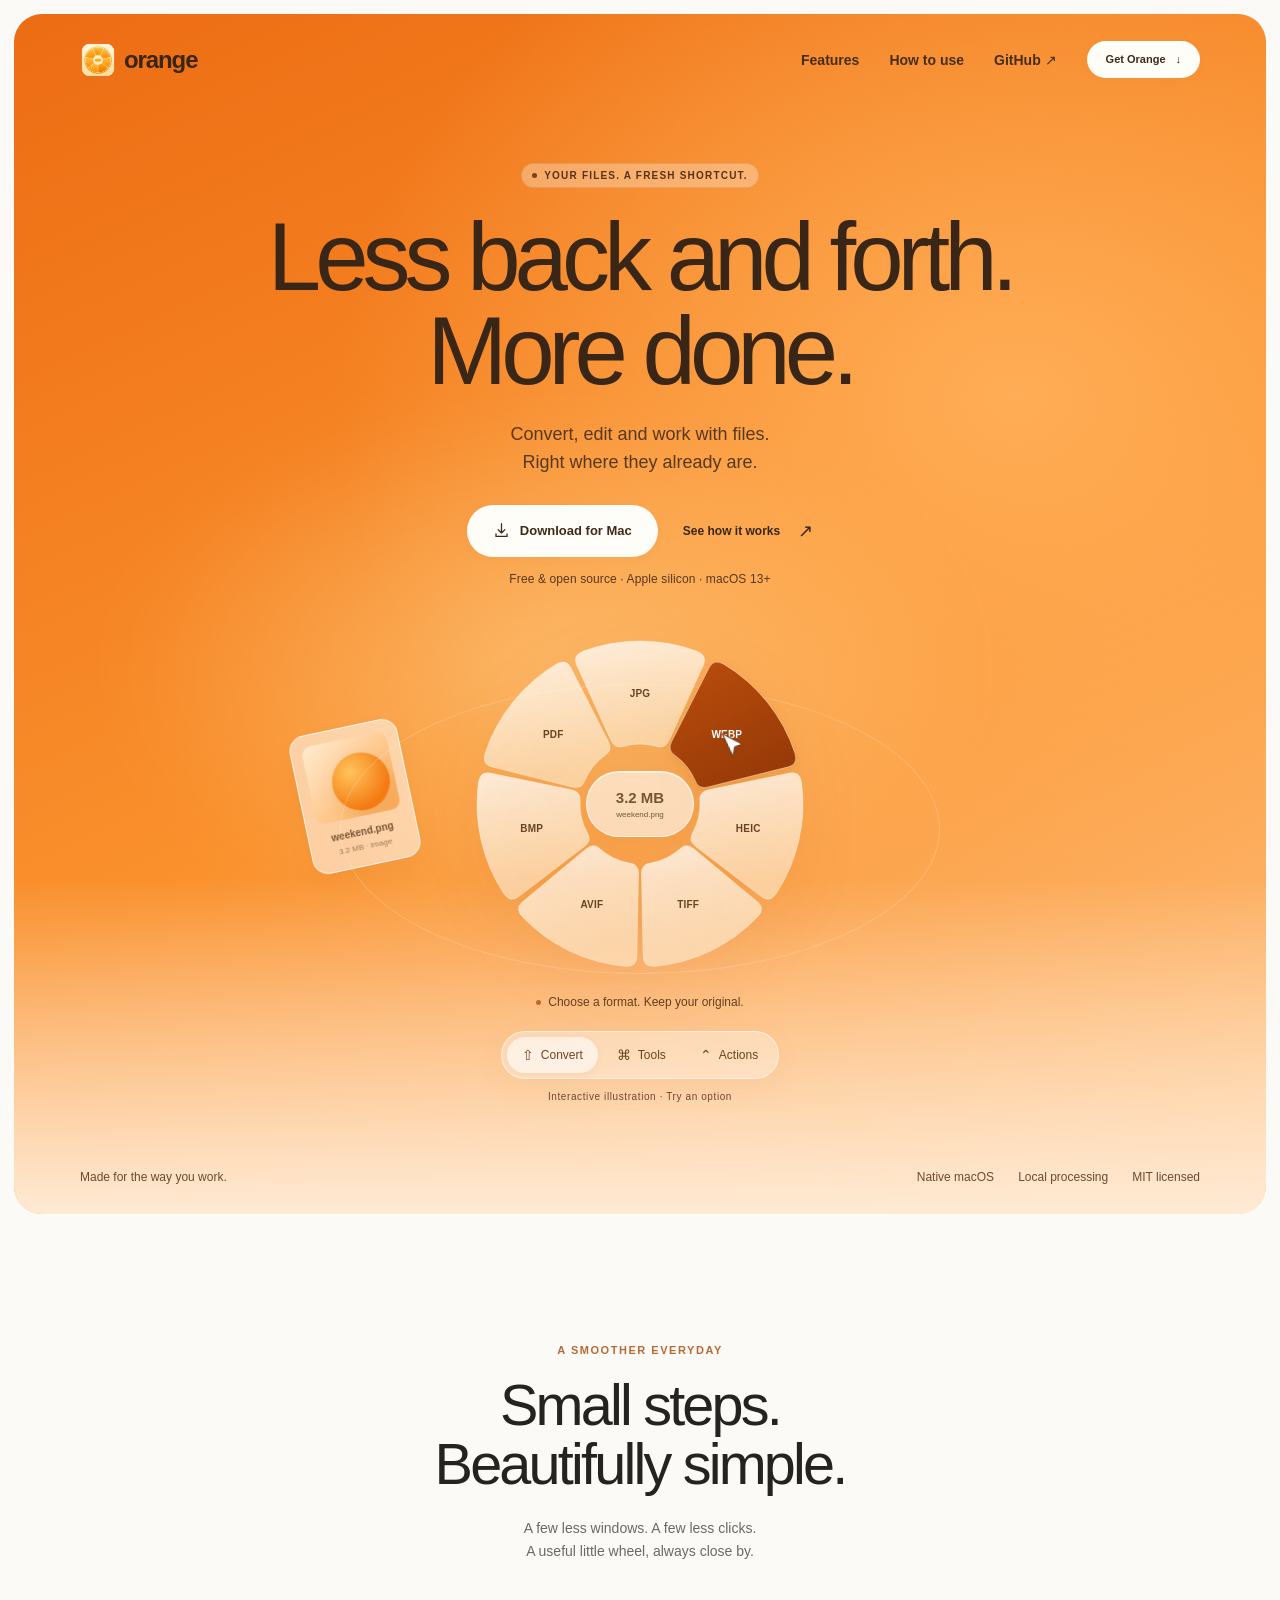
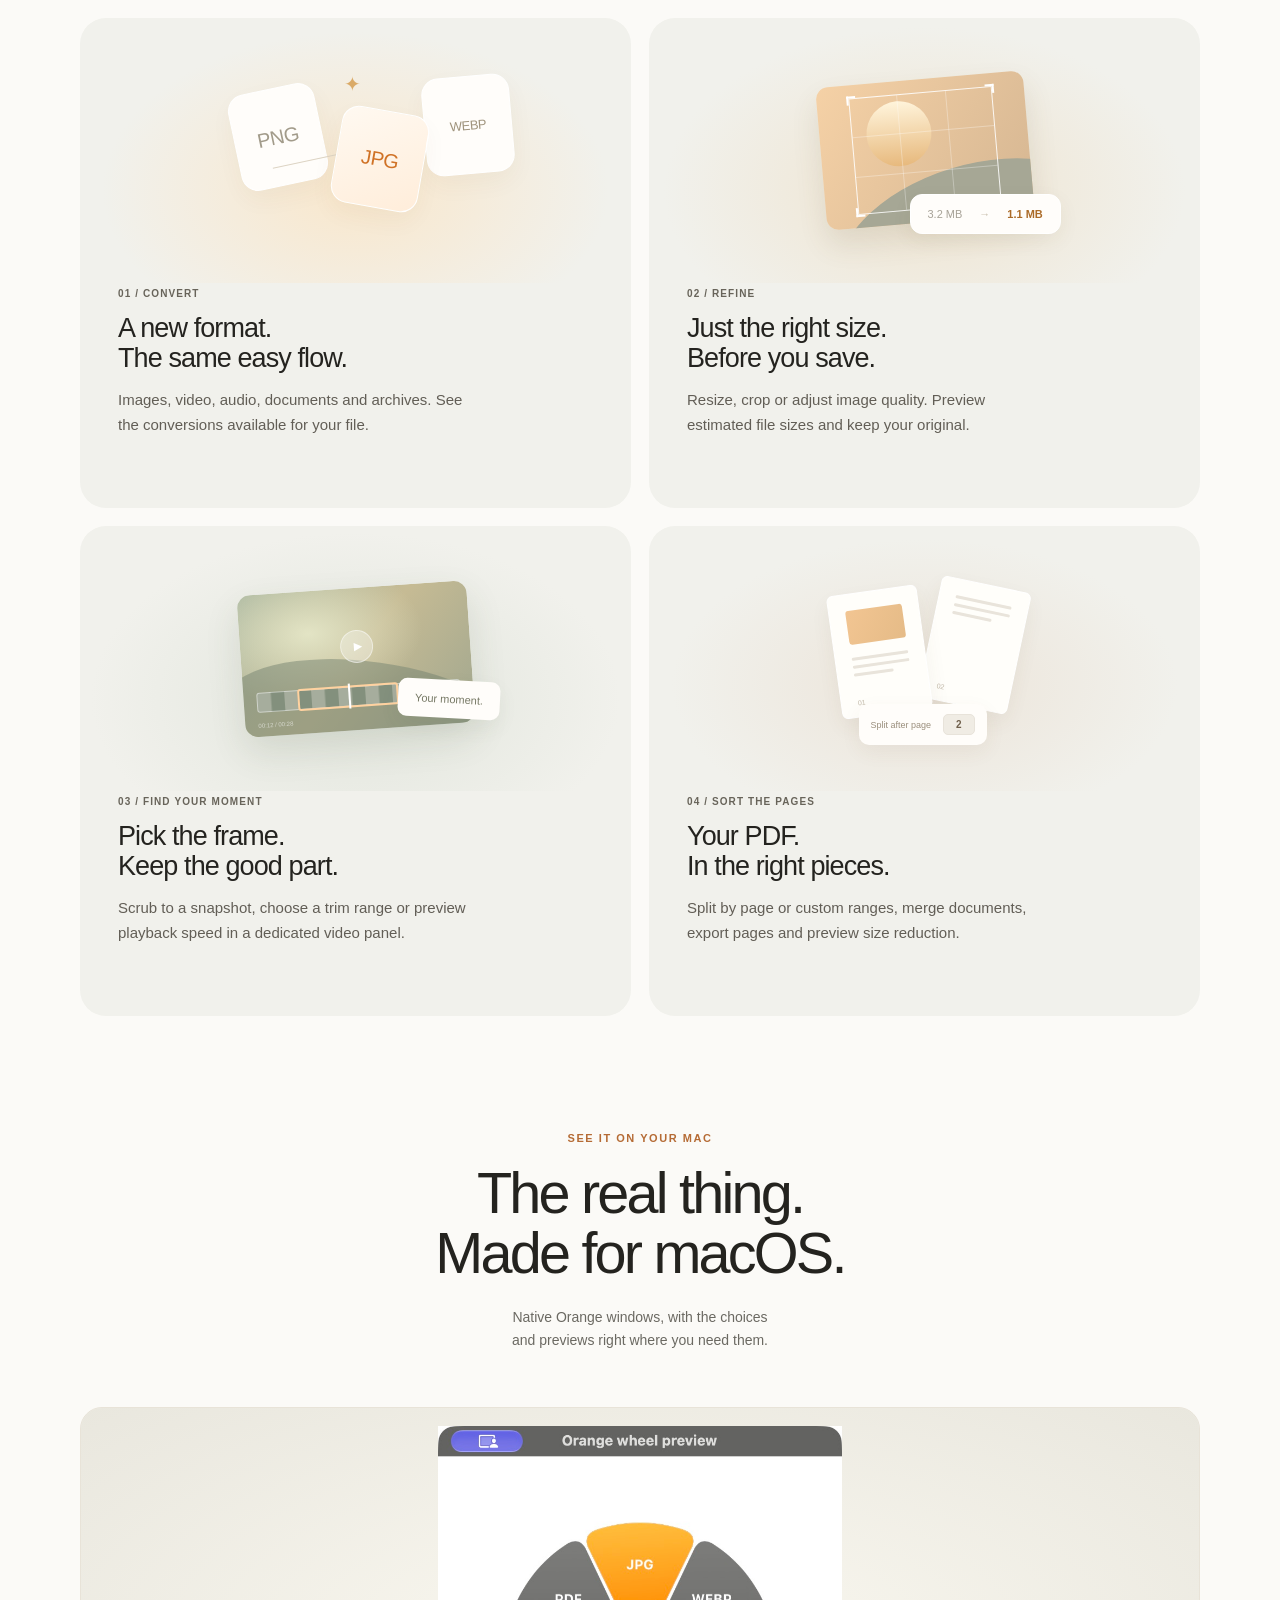
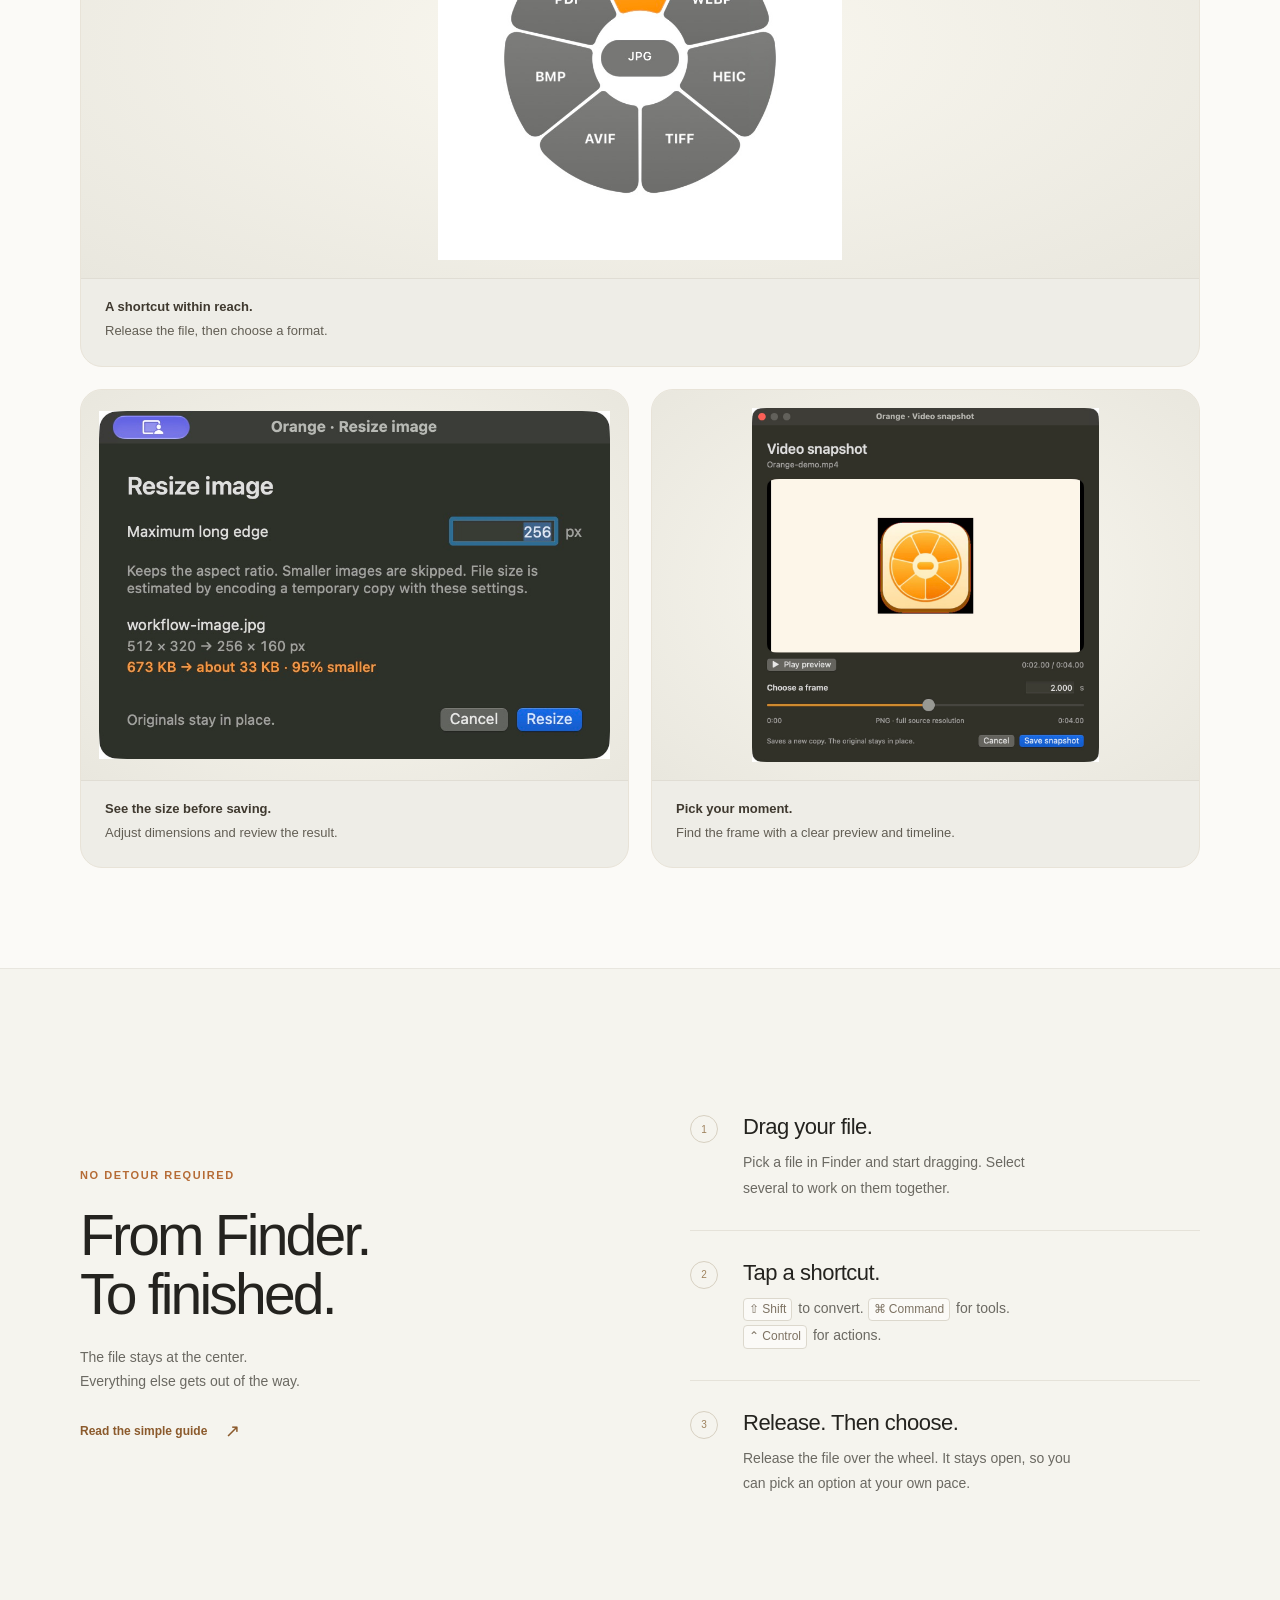
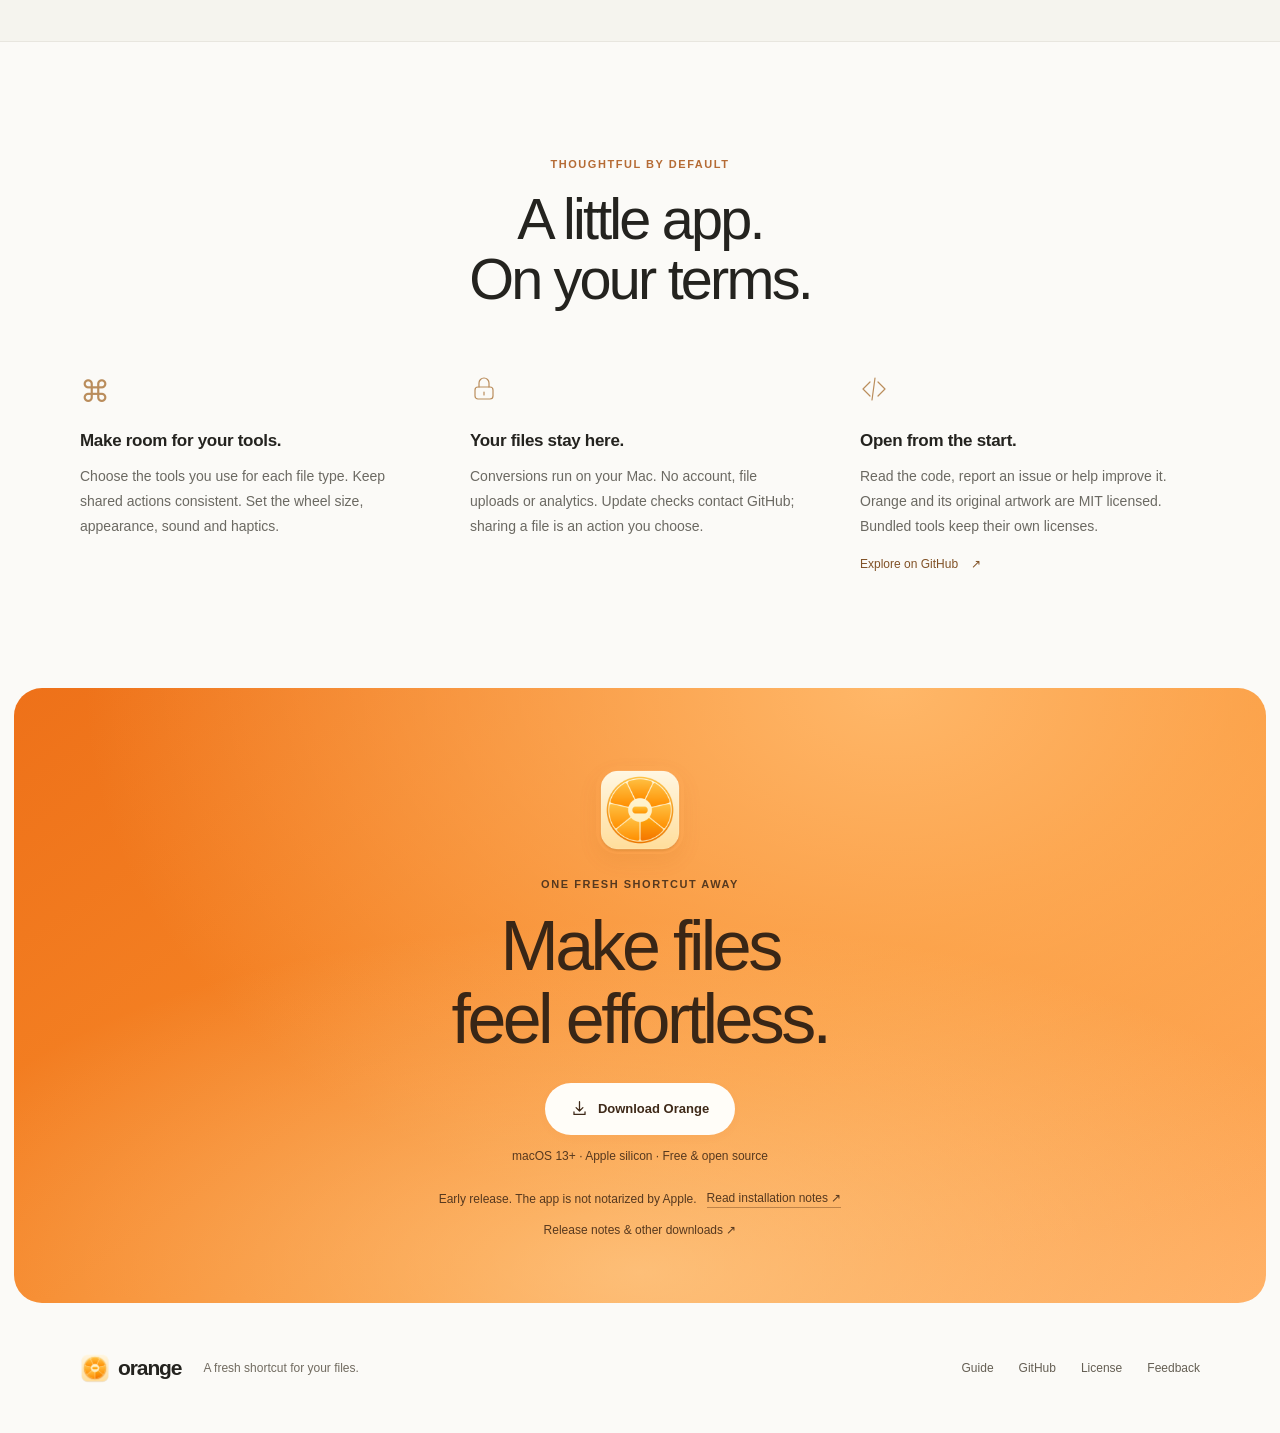
<file: site/index.html>
<!doctype html>
<html lang="en">
<head>
  <meta charset="utf-8">
  <meta name="viewport" content="width=device-width, initial-scale=1">
  <meta name="color-scheme" content="light">
  <meta name="theme-color" content="#f77c16">
  <meta name="description" content="Convert, resize and work with files right in Finder. Orange is a free, open-source native macOS app with a shortcut for every file.">
  <meta property="og:title" content="Orange — A little shortcut for your files.">
  <meta property="og:description" content="Drag a file. Tap a key. Make it yours. A free, open-source file converter for macOS.">
  <meta property="og:type" content="website">
  <meta property="og:url" content="https://shamsu07.github.io/orange/">
  <meta property="og:image" content="https://shamsu07.github.io/orange/assets/orange-icon.png">
  <title>Orange — A little shortcut for your files.</title>
  <link rel="icon" href="assets/orange-icon.png" type="image/png">
  <link rel="stylesheet" href="styles.css">
  <script src="app.js" defer></script>
</head>
<body>
  <a class="skip-link" href="#main">Skip to content</a>
  <main id="main">
    <section class="hero" aria-labelledby="hero-title">
      <div class="hero-glow" aria-hidden="true"></div>
      <header class="navigation wrap">
        <a href="./" class="brand" aria-label="Orange home"><img src="assets/orange-icon.png" alt="" width="36" height="36"><span>orange</span></a>
        <nav aria-label="Main navigation">
          <a href="#features">Features</a>
          <a href="guide/">How to use</a>
          <a href="https://github.com/shamsu07/orange" class="nav-github">GitHub <span aria-hidden="true">↗</span></a>
          <a href="#download" class="button button-small button-white">Get Orange <span aria-hidden="true">↓</span></a>
        </nav>
      </header>
      <div class="hero-copy wrap">
        <span class="eyebrow hero-eyebrow"><span class="status-dot" aria-hidden="true"></span> Your files. A fresh shortcut.</span>
        <h1 id="hero-title">Less back and forth.<br>More done.</h1>
        <p>Convert, edit and work with files.<br>Right where they already are.</p>
        <div class="hero-actions">
          <a class="button button-white download-link" href="https://github.com/shamsu07/orange/releases/latest/download/Orange-macos-arm64.dmg"><svg viewBox="0 0 20 20" aria-hidden="true"><path d="M10 2v11m-4-4 4 4 4-4M3.5 14v3h13v-3"/></svg> Download for Mac</a>
          <a class="text-link" href="guide/">See how it works <span aria-hidden="true">↗</span></a>
        </div>
        <p class="download-caption">Free & open source · Apple silicon · macOS 13+</p>
      </div>
      <div class="hero-demo wrap" aria-label="Interactive illustration of Orange's file wheel">
        <div class="demo-file" aria-hidden="true"><div class="file-art"><span class="file-orb"></span></div><span>weekend.png</span><small>3.2 MB · Image</small></div>
        <div class="demo-orbit" aria-hidden="true"></div>
        <div class="wheel-stage">
          <div class="demo-wheel" id="demo-wheel" role="group" aria-label="Illustrative conversion options"></div>
          <div class="wheel-center"><span id="wheel-center-title">3.2 MB</span><small id="wheel-center-subtitle">weekend.png</small></div>
          <span class="demo-cursor" aria-hidden="true"><svg viewBox="0 0 24 30"><path d="m3 2 17 15-8 1-4 9z"/></svg></span>
        </div>
        <div class="demo-hint"><span class="hint-dot" aria-hidden="true"></span><span id="demo-status">Choose a format. Keep your original.</span></div>
        <div class="shortcut-switcher" role="group" aria-label="Explore Orange's wheels">
          <button type="button" data-wheel="convert" aria-pressed="true"><kbd>⇧</kbd><span>Convert</span></button>
          <button type="button" data-wheel="tools" aria-pressed="false"><kbd>⌘</kbd><span>Tools</span></button>
          <button type="button" data-wheel="actions" aria-pressed="false"><kbd>⌃</kbd><span>Actions</span></button>
        </div>
        <p class="illustration-label">Interactive illustration · Try an option</p>
        <p class="sr-only" id="demo-announcement" aria-live="polite"></p>
      </div>
      <div class="hero-foot wrap"><span>Made for the way you work.</span><div><span>Native macOS</span><span>Local processing</span><span>MIT licensed</span></div></div>
    </section>

    <section class="intro-section section-pad wrap" id="features" aria-labelledby="features-title">
      <div class="section-heading"><span class="eyebrow">A smoother everyday</span><h2 id="features-title">Small steps.<br>Beautifully simple.</h2><p>A few less windows. A few less clicks.<br>A useful little wheel, always close by.</p></div>
      <div class="feature-grid">
        <article class="feature-card feature-convert">
          <div class="feature-visual format-visual" aria-hidden="true"><span class="format-chip chip-png">PNG</span><span class="format-line"></span><span class="format-chip chip-jpg">JPG</span><span class="format-chip chip-webp">WEBP</span><span class="mini-spark">✦</span></div>
          <div class="feature-copy"><span class="feature-number">01 / CONVERT</span><h3>A new format.<br>The same easy flow.</h3><p>Images, video, audio, documents and archives. See the conversions available for your file.</p></div>
        </article>
        <article class="feature-card feature-edit">
          <div class="feature-visual resize-visual" aria-hidden="true"><div class="resize-preview"><div class="crop-lines"><i></i><i></i><i></i><i></i></div><span class="landscape-orb"></span><span class="landscape-hill"></span></div><div class="size-pill"><span>3.2 MB</span><span>→</span><strong>1.1 MB</strong></div></div>
          <div class="feature-copy"><span class="feature-number">02 / REFINE</span><h3>Just the right size.<br>Before you save.</h3><p>Resize, crop or adjust image quality. Preview estimated file sizes and keep your original.</p></div>
        </article>
        <article class="feature-card feature-video">
          <div class="feature-visual video-visual" aria-hidden="true"><div class="video-window"><span class="play-symbol">▶</span><div class="timeline"><span></span><i></i></div><span class="timecode">00:12 / 00:28</span></div><span class="floating-tag">Your moment.</span></div>
          <div class="feature-copy"><span class="feature-number">03 / FIND YOUR MOMENT</span><h3>Pick the frame.<br>Keep the good part.</h3><p>Scrub to a snapshot, choose a trim range or preview playback speed in a dedicated video panel.</p></div>
        </article>
        <article class="feature-card feature-pdf">
          <div class="feature-visual pdf-visual" aria-hidden="true"><div class="pdf-page pdf-back"><span></span><span></span><span></span><b>02</b></div><div class="pdf-page pdf-front"><div class="pdf-block"></div><span></span><span></span><span></span><b>01</b></div><div class="pdf-cut">Split after page <strong>2</strong></div></div>
          <div class="feature-copy"><span class="feature-number">04 / SORT THE PAGES</span><h3>Your PDF.<br>In the right pieces.</h3><p>Split by page or custom ranges, merge documents, export pages and preview size reduction.</p></div>
        </article>
      </div>
    </section>

    <section class="screenshots-section wrap" id="screenshots" aria-labelledby="screenshots-title">
      <div class="section-heading">
        <span class="eyebrow">See it on your Mac</span>
        <h2 id="screenshots-title">The real thing.<br>Made for macOS.</h2>
        <p>Native Orange windows, with the choices<br>and previews right where you need them.</p>
      </div>
      <div class="screenshot-grid">
        <figure class="product-screenshot screenshot-wheel">
          <div class="screenshot-image"><img src="assets/wheel-preview.png" alt="Orange’s native conversion wheel preview with rounded format segments around the file information." width="744" height="800" loading="lazy"></div>
          <figcaption><strong>A shortcut within reach.</strong> Release the file, then choose a format.</figcaption>
        </figure>
        <figure class="product-screenshot">
          <div class="screenshot-image"><img src="assets/image-resize.png" alt="Orange’s Resize Image panel showing dimension controls and the estimated output size before saving." width="880" height="600" loading="lazy"></div>
          <figcaption><strong>See the size before saving.</strong> Adjust dimensions and review the result.</figcaption>
        </figure>
        <figure class="product-screenshot">
          <div class="screenshot-image"><img src="assets/video-snapshot.png" alt="Orange’s video snapshot panel with a frame preview and a slider to choose the capture time." width="1120" height="1144" loading="lazy"></div>
          <figcaption><strong>Pick your moment.</strong> Find the frame with a clear preview and timeline.</figcaption>
        </figure>
      </div>
    </section>

    <section class="workflow-section section-pad" aria-labelledby="workflow-title">
      <div class="wrap workflow-layout">
        <div class="workflow-heading"><span class="eyebrow">No detour required</span><h2 id="workflow-title">From Finder.<br>To finished.</h2><p>The file stays at the center.<br>Everything else gets out of the way.</p><a class="text-link dark-link" href="guide/">Read the simple guide <span aria-hidden="true">↗</span></a></div>
        <ol class="steps-list">
          <li><span class="step-index">1</span><div><h3>Drag your file.</h3><p>Pick a file in Finder and start dragging. Select several to work on them together.</p></div></li>
          <li><span class="step-index">2</span><div><h3>Tap a shortcut.</h3><p><kbd>⇧ Shift</kbd> to convert. <kbd>⌘ Command</kbd> for tools. <kbd>⌃ Control</kbd> for actions.</p></div></li>
          <li><span class="step-index">3</span><div><h3>Release. Then choose.</h3><p>Release the file over the wheel. It stays open, so you can pick an option at your own pace.</p></div></li>
        </ol>
      </div>
    </section>

    <section class="details-section section-pad wrap" aria-labelledby="details-title">
      <div class="section-heading"><span class="eyebrow">Thoughtful by default</span><h2 id="details-title">A little app.<br>On your terms.</h2></div>
      <div class="details-grid">
        <article><span class="detail-icon" aria-hidden="true">⌘</span><h3>Make room for your tools.</h3><p>Choose the tools you use for each file type. Keep shared actions consistent. Set the wheel size, appearance, sound and haptics.</p></article>
        <article><svg class="detail-icon" viewBox="0 0 28 28" aria-hidden="true"><rect x="5" y="12" width="18" height="12" rx="3"/><path d="M9 12V8a5 5 0 0 1 10 0v4m-5 5v3"/></svg><h3>Your files stay here.</h3><p>Conversions run on your Mac. No account, file uploads or analytics. Update checks contact GitHub; sharing a file is an action you choose.</p></article>
        <article><svg class="detail-icon" viewBox="0 0 28 28" aria-hidden="true"><path d="m10 7-7 7 7 7m8-14 7 7-7 7m-3-18-3 22"/></svg><h3>Open from the start.</h3><p>Read the code, report an issue or help improve it. Orange and its original artwork are MIT licensed. Bundled tools keep their own licenses.</p><a href="https://github.com/shamsu07/orange" class="small-link">Explore on GitHub <span aria-hidden="true">↗</span></a></article>
      </div>
    </section>

    <section class="download-section" id="download" aria-labelledby="download-title">
      <div class="download-glow" aria-hidden="true"></div>
      <div class="download-content wrap"><img src="assets/orange-icon.png" width="88" height="88" alt="Orange app icon" loading="lazy"><span class="eyebrow">One fresh shortcut away</span><h2 id="download-title">Make files<br>feel effortless.</h2><a class="button button-white download-link" href="https://github.com/shamsu07/orange/releases/latest/download/Orange-macos-arm64.dmg"><svg viewBox="0 0 20 20" aria-hidden="true"><path d="M10 2v11m-4-4 4 4 4-4M3.5 14v3h13v-3"/></svg> Download Orange</a><p>macOS 13+ · Apple silicon · Free & open source</p><div class="download-note"><span>Early release. The app is not notarized by Apple.</span><a href="guide/#install">Read installation notes <span aria-hidden="true">↗</span></a></div><a class="release-link" href="https://github.com/shamsu07/orange/releases">Release notes & other downloads <span aria-hidden="true">↗</span></a></div>
    </section>
  </main>
  <footer class="footer wrap"><a href="./" class="brand"><img src="assets/orange-icon.png" alt="" width="30" height="30"><span>orange</span></a><p>A fresh shortcut for your files.</p><nav aria-label="Footer navigation"><a href="guide/">Guide</a><a href="https://github.com/shamsu07/orange">GitHub</a><a href="https://github.com/shamsu07/orange/blob/main/LICENSE">License</a><a href="https://github.com/shamsu07/orange/issues">Feedback</a></nav></footer>
</body>
</html>
</file>
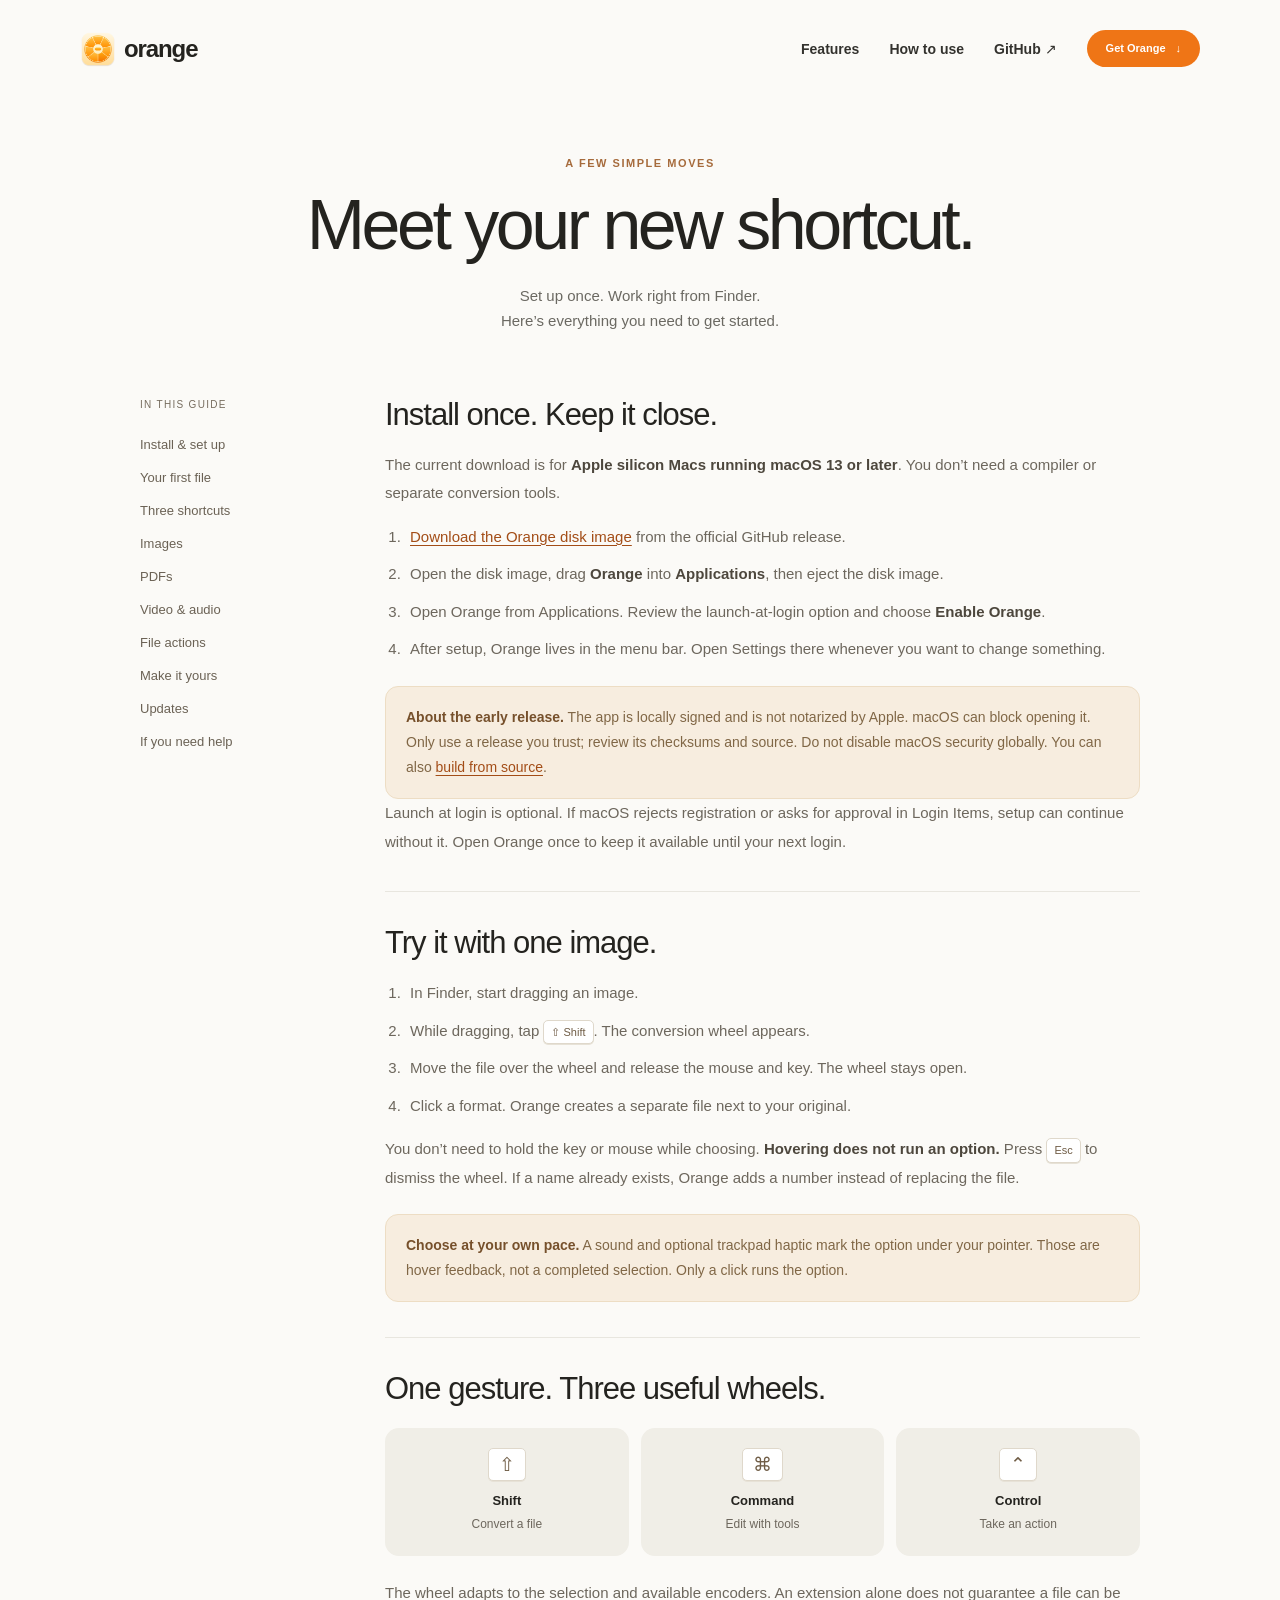
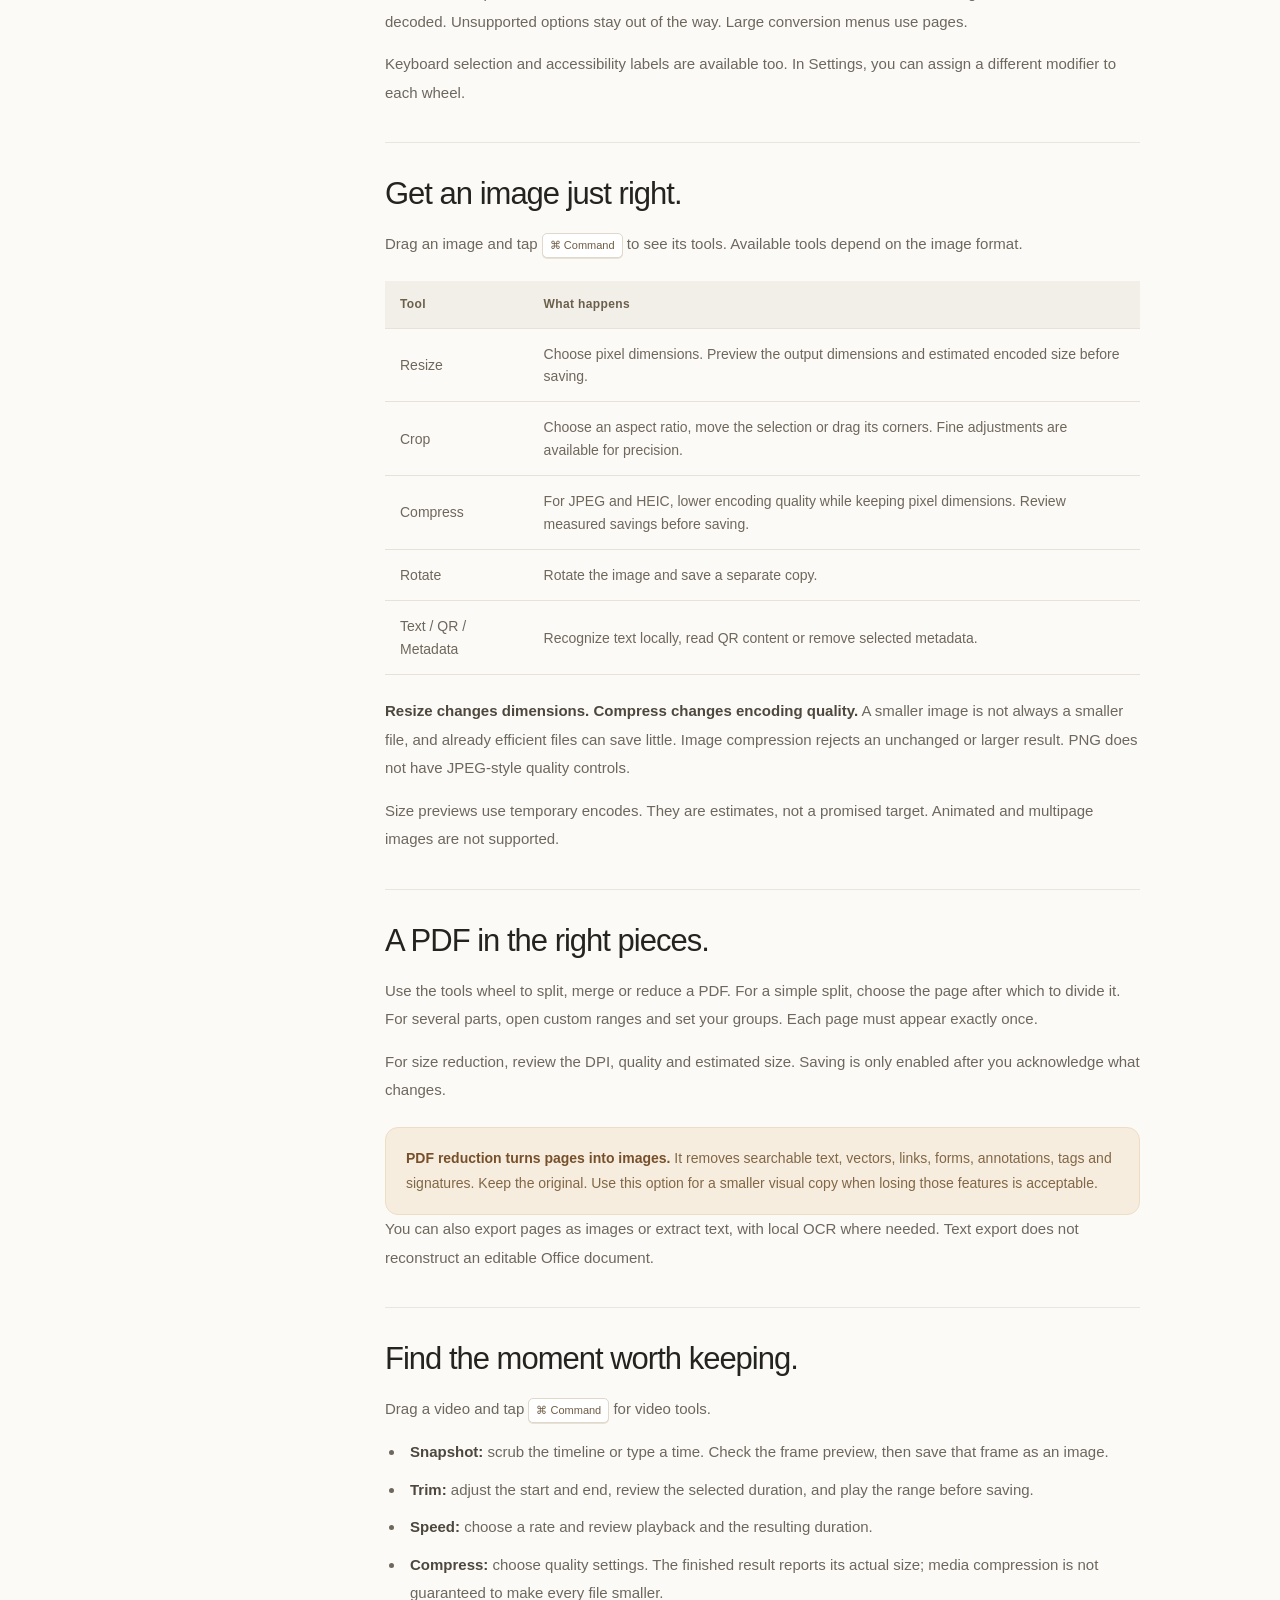
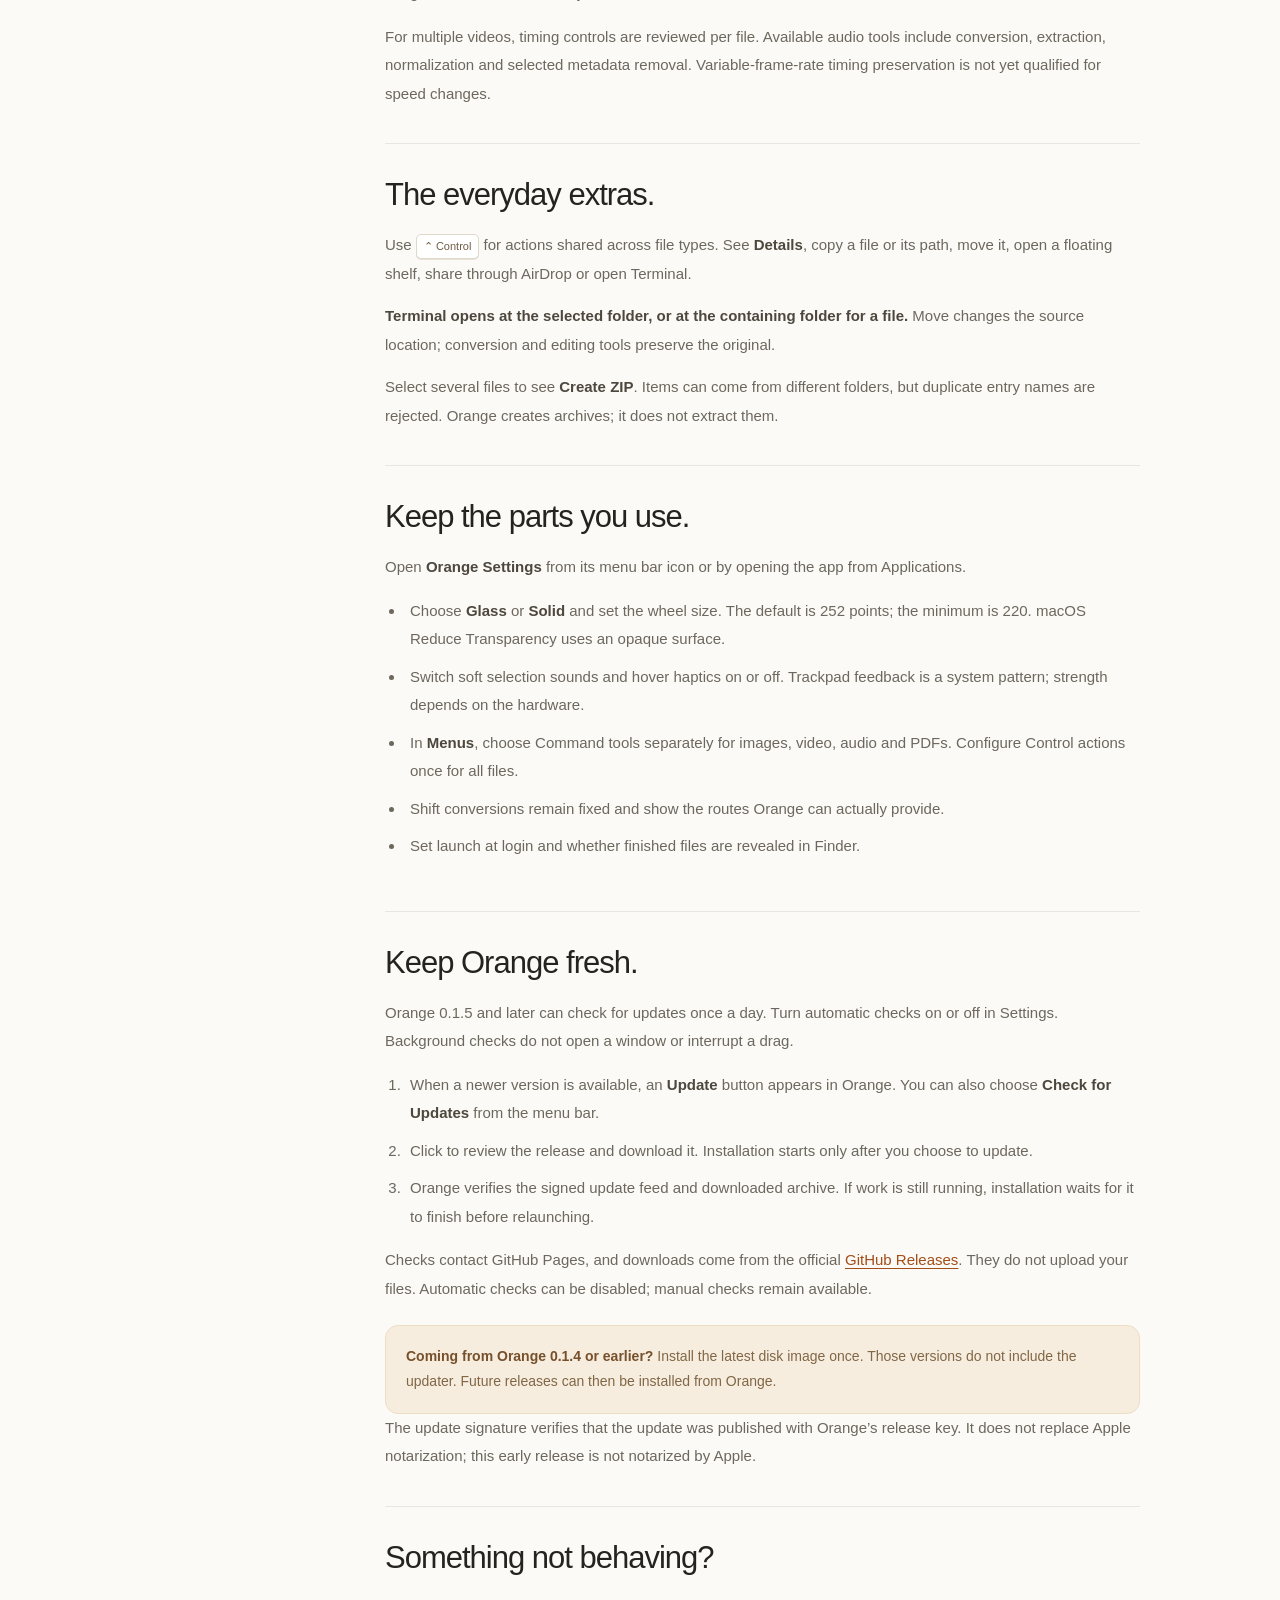
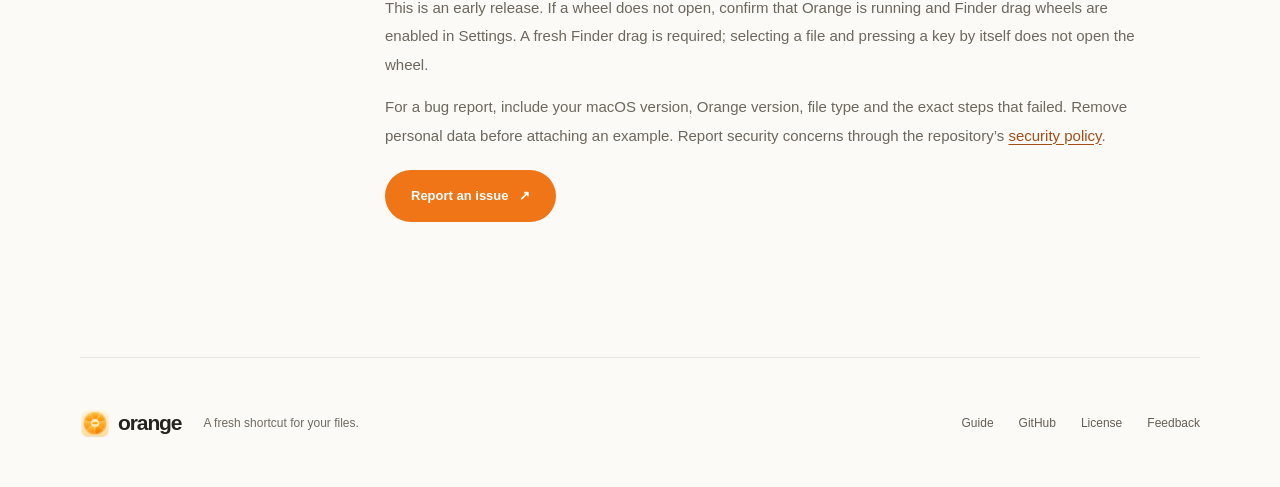
<file: site/guide/index.html>
<!doctype html>
<html lang="en">
<head>
  <meta charset="utf-8">
  <meta name="viewport" content="width=device-width, initial-scale=1">
  <meta name="color-scheme" content="light">
  <meta name="theme-color" content="#fbfaf7">
  <meta name="description" content="Set up Orange and learn its Finder shortcuts, image tools, PDF options and video controls. A simple guide for macOS.">
  <title>How to use Orange — The guide</title>
  <link rel="icon" href="../assets/orange-icon.png" type="image/png">
  <link rel="stylesheet" href="../styles.css">
</head>
<body class="guide-body">
  <a class="skip-link" href="#main">Skip to content</a>
  <header class="navigation wrap"><a href="../" class="brand" aria-label="Orange home"><img src="../assets/orange-icon.png" alt="" width="36" height="36"><span>orange</span></a><nav aria-label="Main navigation"><a href="../#features">Features</a><a href="./" aria-current="page">How to use</a><a href="https://github.com/shamsu07/orange" class="nav-github">GitHub <span aria-hidden="true">↗</span></a><a href="../#download" class="button button-small">Get Orange <span aria-hidden="true">↓</span></a></nav></header>
  <main id="main" class="guide-main wrap">
    <div class="guide-intro"><span class="eyebrow">A few simple moves</span><h1>Meet your new shortcut.</h1><p>Set up once. Work right from Finder.<br>Here’s everything you need to get started.</p></div>
    <div class="guide-layout">
      <nav class="guide-sidebar" aria-label="Guide contents"><span>In this guide</span><a href="#install">Install & set up</a><a href="#first-file">Your first file</a><a href="#shortcuts">Three shortcuts</a><a href="#images">Images</a><a href="#pdfs">PDFs</a><a href="#video">Video & audio</a><a href="#actions">File actions</a><a href="#personalize">Make it yours</a><a href="#updates">Updates</a><a href="#help">If you need help</a></nav>
      <div class="guide-content">
        <section id="install" aria-labelledby="install-title"><h2 id="install-title">Install once. Keep it close.</h2><p>The current download is for <strong>Apple silicon Macs running macOS 13 or later</strong>. You don’t need a compiler or separate conversion tools.</p><ol><li><a href="https://github.com/shamsu07/orange/releases/latest/download/Orange-macos-arm64.dmg">Download the Orange disk image</a> from the official GitHub release.</li><li>Open the disk image, drag <strong>Orange</strong> into <strong>Applications</strong>, then eject the disk image.</li><li>Open Orange from Applications. Review the launch-at-login option and choose <strong>Enable Orange</strong>.</li><li>After setup, Orange lives in the menu bar. Open Settings there whenever you want to change something.</li></ol><div class="guide-callout"><p><strong>About the early release.</strong> The app is locally signed and is not notarized by Apple. macOS can block opening it. Only use a release you trust; review its checksums and source. Do not disable macOS security globally. You can also <a href="https://github.com/shamsu07/orange#build-and-test">build from source</a>.</p></div><p>Launch at login is optional. If macOS rejects registration or asks for approval in Login Items, setup can continue without it. Open Orange once to keep it available until your next login.</p></section>
        <section id="first-file" aria-labelledby="first-file-title"><h2 id="first-file-title">Try it with one image.</h2><ol><li>In Finder, start dragging an image.</li><li>While dragging, tap <kbd>⇧ Shift</kbd>. The conversion wheel appears.</li><li>Move the file over the wheel and release the mouse and key. The wheel stays open.</li><li>Click a format. Orange creates a separate file next to your original.</li></ol><p>You don’t need to hold the key or mouse while choosing. <strong>Hovering does not run an option.</strong> Press <kbd>Esc</kbd> to dismiss the wheel. If a name already exists, Orange adds a number instead of replacing the file.</p><div class="guide-callout"><p><strong>Choose at your own pace.</strong> A sound and optional trackpad haptic mark the option under your pointer. Those are hover feedback, not a completed selection. Only a click runs the option.</p></div></section>
        <section id="shortcuts" aria-labelledby="shortcuts-title"><h2 id="shortcuts-title">One gesture. Three useful wheels.</h2><div class="guide-shortcuts"><div><kbd>⇧</kbd><h3>Shift</h3><p>Convert a file</p></div><div><kbd>⌘</kbd><h3>Command</h3><p>Edit with tools</p></div><div><kbd>⌃</kbd><h3>Control</h3><p>Take an action</p></div></div><p>The wheel adapts to the selection and available encoders. An extension alone does not guarantee a file can be decoded. Unsupported options stay out of the way. Large conversion menus use pages.</p><p>Keyboard selection and accessibility labels are available too. In Settings, you can assign a different modifier to each wheel.</p></section>
        <section id="images" aria-labelledby="images-title"><h2 id="images-title">Get an image just right.</h2><p>Drag an image and tap <kbd>⌘ Command</kbd> to see its tools. Available tools depend on the image format.</p><table class="guide-table"><thead><tr><th scope="col">Tool</th><th scope="col">What happens</th></tr></thead><tbody><tr><td>Resize</td><td>Choose pixel dimensions. Preview the output dimensions and estimated encoded size before saving.</td></tr><tr><td>Crop</td><td>Choose an aspect ratio, move the selection or drag its corners. Fine adjustments are available for precision.</td></tr><tr><td>Compress</td><td>For JPEG and HEIC, lower encoding quality while keeping pixel dimensions. Review measured savings before saving.</td></tr><tr><td>Rotate</td><td>Rotate the image and save a separate copy.</td></tr><tr><td>Text / QR / Metadata</td><td>Recognize text locally, read QR content or remove selected metadata.</td></tr></tbody></table><p><strong>Resize changes dimensions. Compress changes encoding quality.</strong> A smaller image is not always a smaller file, and already efficient files can save little. Image compression rejects an unchanged or larger result. PNG does not have JPEG-style quality controls.</p><p>Size previews use temporary encodes. They are estimates, not a promised target. Animated and multipage images are not supported.</p></section>
        <section id="pdfs" aria-labelledby="pdfs-title"><h2 id="pdfs-title">A PDF in the right pieces.</h2><p>Use the tools wheel to split, merge or reduce a PDF. For a simple split, choose the page after which to divide it. For several parts, open custom ranges and set your groups. Each page must appear exactly once.</p><p>For size reduction, review the DPI, quality and estimated size. Saving is only enabled after you acknowledge what changes.</p><div class="guide-callout"><p><strong>PDF reduction turns pages into images.</strong> It removes searchable text, vectors, links, forms, annotations, tags and signatures. Keep the original. Use this option for a smaller visual copy when losing those features is acceptable.</p></div><p>You can also export pages as images or extract text, with local OCR where needed. Text export does not reconstruct an editable Office document.</p></section>
        <section id="video" aria-labelledby="video-title"><h2 id="video-title">Find the moment worth keeping.</h2><p>Drag a video and tap <kbd>⌘ Command</kbd> for video tools.</p><ul><li><strong>Snapshot:</strong> scrub the timeline or type a time. Check the frame preview, then save that frame as an image.</li><li><strong>Trim:</strong> adjust the start and end, review the selected duration, and play the range before saving.</li><li><strong>Speed:</strong> choose a rate and review playback and the resulting duration.</li><li><strong>Compress:</strong> choose quality settings. The finished result reports its actual size; media compression is not guaranteed to make every file smaller.</li></ul><p>For multiple videos, timing controls are reviewed per file. Available audio tools include conversion, extraction, normalization and selected metadata removal. Variable-frame-rate timing preservation is not yet qualified for speed changes.</p></section>
        <section id="actions" aria-labelledby="actions-title"><h2 id="actions-title">The everyday extras.</h2><p>Use <kbd>⌃ Control</kbd> for actions shared across file types. See <strong>Details</strong>, copy a file or its path, move it, open a floating shelf, share through AirDrop or open Terminal.</p><p><strong>Terminal opens at the selected folder, or at the containing folder for a file.</strong> Move changes the source location; conversion and editing tools preserve the original.</p><p>Select several files to see <strong>Create ZIP</strong>. Items can come from different folders, but duplicate entry names are rejected. Orange creates archives; it does not extract them.</p></section>
        <section id="personalize" aria-labelledby="personalize-title"><h2 id="personalize-title">Keep the parts you use.</h2><p>Open <strong>Orange Settings</strong> from its menu bar icon or by opening the app from Applications.</p><ul><li>Choose <strong>Glass</strong> or <strong>Solid</strong> and set the wheel size. The default is 252 points; the minimum is 220. macOS Reduce Transparency uses an opaque surface.</li><li>Switch soft selection sounds and hover haptics on or off. Trackpad feedback is a system pattern; strength depends on the hardware.</li><li>In <strong>Menus</strong>, choose Command tools separately for images, video, audio and PDFs. Configure Control actions once for all files.</li><li>Shift conversions remain fixed and show the routes Orange can actually provide.</li><li>Set launch at login and whether finished files are revealed in Finder.</li></ul></section>
        <section id="updates" aria-labelledby="updates-title">
          <h2 id="updates-title">Keep Orange fresh.</h2>
          <p>Orange 0.1.5 and later can check for updates once a day. Turn automatic checks on or off in Settings. Background checks do not open a window or interrupt a drag.</p>
          <ol>
            <li>When a newer version is available, an <strong>Update</strong> button appears in Orange. You can also choose <strong>Check for Updates</strong> from the menu bar.</li>
            <li>Click to review the release and download it. Installation starts only after you choose to update.</li>
            <li>Orange verifies the signed update feed and downloaded archive. If work is still running, installation waits for it to finish before relaunching.</li>
          </ol>
          <p>Checks contact GitHub Pages, and downloads come from the official <a href="https://github.com/shamsu07/orange/releases">GitHub Releases</a>. They do not upload your files. Automatic checks can be disabled; manual checks remain available.</p>
          <div class="guide-callout"><p><strong>Coming from Orange 0.1.4 or earlier?</strong> Install the latest disk image once. Those versions do not include the updater. Future releases can then be installed from Orange.</p></div>
          <p>The update signature verifies that the update was published with Orange’s release key. It does not replace Apple notarization; this early release is not notarized by Apple.</p>
        </section>
        <section id="help" aria-labelledby="help-title"><h2 id="help-title">Something not behaving?</h2><p>This is an early release. If a wheel does not open, confirm that Orange is running and Finder drag wheels are enabled in Settings. A fresh Finder drag is required; selecting a file and pressing a key by itself does not open the wheel.</p><p>For a bug report, include your macOS version, Orange version, file type and the exact steps that failed. Remove personal data before attaching an example. Report security concerns through the repository’s <a href="https://github.com/shamsu07/orange/security/policy">security policy</a>.</p><a class="button" href="https://github.com/shamsu07/orange/issues">Report an issue <span aria-hidden="true">↗</span></a></section>
      </div>
    </div>
  </main>
  <footer class="footer guide-footer wrap"><a href="../" class="brand"><img src="../assets/orange-icon.png" alt="" width="30" height="30"><span>orange</span></a><p>A fresh shortcut for your files.</p><nav aria-label="Footer navigation"><a href="./">Guide</a><a href="https://github.com/shamsu07/orange">GitHub</a><a href="https://github.com/shamsu07/orange/blob/main/LICENSE">License</a><a href="https://github.com/shamsu07/orange/issues">Feedback</a></nav></footer>
</body>
</html>
</file>
<file: site/styles.css>
@charset "UTF-8";
:root {
  --ink:#24231f;
  --muted:#6b6962;
  --orange:#ef7516;
  --orange-dark:#a9400d;
  --paper:#fbfaf7;
  --card:#f1f1ec;
  --line:#e8e6df;
  --font:-apple-system,BlinkMacSystemFont,"Segoe UI",sans-serif;
  --radius:26px;
  --wrap:1120px
}

* {
  box-sizing:border-box
}

html {
  scroll-behavior:smooth;
  scroll-padding-top:24px
}

body {
  margin:0;
  background:var(--paper);
  color:var(--ink);
  font-family:var(--font);
  -webkit-font-smoothing:antialiased
}

button,a,input {
  touch-action:manipulation
}

a {
  color:inherit;
  text-decoration:none
}

button {
  font:inherit
}

button,a {
  -webkit-tap-highlight-color:transparent
}

button:focus-visible,a:focus-visible {
  outline:3px solid #6b3509;
  outline-offset:5px
}

img {
  display:block;
  max-width:100%;
  height:auto
}

svg {
  display:block
}

::selection {
  background:#f8ba76;
  color:#30210e
}

.wrap {
  width:min(var(--wrap),calc(100% - 96px));
  margin-inline:auto
}

.section-pad {
  padding-block:116px
}

.eyebrow {
  display:block;
  font-size:11px;
  font-weight:650;
  letter-spacing:.14em;
  text-transform:uppercase
}

.skip-link {
  position:fixed;
  left:20px;
  top:12px;
  padding:12px 20px;
  border-radius:8px;
  background:#fff;
  color:#222;
  transform:translateY(-160%);
  z-index:99
}

.skip-link:focus {
  transform:translateY(0)
}

.sr-only {
  position:absolute;
  width:1px;
  height:1px;
  padding:0;
  margin:-1px;
  overflow:hidden;
  clip:rect(0,0,0,0);
  white-space:nowrap;
  border:0
}

.hero {
  position:relative;
  margin:14px;
  border-radius:28px;
  overflow:hidden;
  min-height:1090px;
  color:#392616;
  background:radial-gradient(ellipse at 80% 32%,#ffad56 0%,transparent 48%),linear-gradient(155deg,#ed6c13 0%,#fa912d 53%,#ffc384 100%)
}

.hero:after {
  content:"";
  position:absolute;
  pointer-events:none;
  z-index:0;
  inset:72% 0 0;
  background:linear-gradient(0deg,#ffead4,transparent)
}

.hero-glow {
  position:absolute;
  pointer-events:none;
  left:5%;
  top:360px;
  width:75%;
  height:590px;
  border-radius:50%;
  opacity:.45;
  background:radial-gradient(ellipse,#ffe6ab,transparent 65%);
  filter:blur(35px)
}

.navigation {
  position:relative;
  z-index:2;
  display:flex;
  justify-content:space-between;
  align-items:center;
  padding-top:27px
}

.brand {
  display:inline-flex;
  align-items:center;
  gap:8px;
  font-size:24px;
  font-weight:700;
  letter-spacing:-1.1px
}

.brand img {
  flex:none;
  border-radius:9px
}

.navigation nav {
  display:flex;
  gap:30px;
  align-items:center;
  font-size:14px;
  font-weight:550
}

.navigation nav>a:not(.button) {
  opacity:.93
}

.navigation nav>a:hover {
  text-decoration:underline;
  text-underline-offset:5px
}

.button {
  display:inline-flex;
  gap:10px;
  justify-content:center;
  align-items:center;
  min-height:52px;
  padding:0 25px;
  border:1px solid transparent;
  border-radius:999px;
  font-size:13px;
  line-height:1.2;
  font-weight:650;
  transition:transform .2s,box-shadow .2s,background .2s
}

.button:hover {
  transform:translateY(-2px);
  box-shadow:0 8px 22px #9c430d20
}

.button-white {
  color:#3f2a19;
  background:#fffdf8;
  box-shadow:0 3px 10px #a6530e09
}

.button-small {
  min-height:37px;
  padding:0 18px;
  font-size:11px
}

.button svg {
  width:17px;
  height:17px;
  fill:none;
  stroke:currentColor;
  stroke-width:1.5;
  stroke-linecap:round;
  stroke-linejoin:round
}

.hero-copy {
  position:relative;
  z-index:1;
  text-align:center;
  padding-top:85px
}

.hero-eyebrow {
  display:inline-flex;
  gap:7px;
  align-items:center;
  padding:6px 10px;
  border-radius:100px;
  background:#fff5e954;
  border:1px solid #70421d26;
  font-size:10px;
  letter-spacing:.12em;
  color:#56331a
}

.status-dot {
  width:5px;
  height:5px;
  background:#7b411e;
  border-radius:50%
}

h1,h2,h3,p {
  margin:0
}

h1 {
  font-size:clamp(64px,7.5vw,102px);
  line-height:.98;
  letter-spacing:-6px;
  font-weight:500;
  margin-top:22px
}

.hero-copy>p {
  margin-top:23px;
  font-size:18px;
  line-height:1.55;
  color:#57391f
}

.hero-actions {
  display:flex;
  justify-content:center;
  align-items:center;
  gap:25px;
  margin-top:28px
}

.text-link {
  font-size:12px;
  font-weight:550;
  display:inline-flex;
  gap:18px;
  align-items:center
}

.text-link span {
  font-size:18px
}

.text-link:hover {
  text-decoration:underline;
  text-underline-offset:5px
}

.hero-copy .download-caption {
  font-size:12px;
  margin-top:13px;
  letter-spacing:.01em;
  color:#57391f
}

.hero-demo {
  position:relative;
  z-index:1;
  margin-top:45px;
  display:flex;
  align-items:center;
  flex-direction:column;
  padding-bottom:68px
}

.wheel-stage {
  position:relative;
  width:340px;
  height:340px;
  filter:drop-shadow(0 22px 30px #99440918);
  z-index:2
}

.demo-wheel {
  width:100%;
  height:100%;
  position:relative
}

.wheel-svg {
  width:100%;
  height:100%;
  overflow:visible
}

.wheel-wedge {
  cursor:pointer;
  outline:none
}

.wheel-wedge .wedge-shape {
  fill:url(#glass);
  stroke:#fff8;
  stroke-width:.7;
  transition:fill .18s,filter .18s,stroke .18s
}

.wheel-wedge:hover .wedge-shape,.wheel-wedge:focus-visible .wedge-shape,.wheel-wedge.is-active .wedge-shape {
  fill:url(#selected);
  stroke:#fff8;
  filter:drop-shadow(0 3px 5px #c66a1830)
}

.wheel-wedge .wedge-text {
  fill:#684423;
  font-family:var(--font);
  font-size:10px;
  font-weight:650;
  pointer-events:none;
  letter-spacing:.02em
}

.wheel-wedge:hover .wedge-text,.wheel-wedge.is-active .wedge-text,.wheel-wedge:focus-visible .wedge-text {
  fill:#fff
}

.wheel-wedge:focus-visible .wedge-shape {
  stroke:#60370e;
  stroke-width:2
}

.wheel-center {
  position:absolute;
  left:50%;
  top:50%;
  width:108px;
  height:66px;
  transform:translate(-50%,-50%);
  display:flex;
  flex-direction:column;
  align-items:center;
  justify-content:center;
  background:#fff9;
  border:1px solid #fffc;
  border-radius:999px;
  box-shadow:inset 0 1px 0 #fff7,0 3px 15px #d3761c0d;
  pointer-events:none;
  color:#795435
}

.wheel-center>span {
  font-size:15px;
  font-weight:600
}

.wheel-center small {
  font-size:8px;
  margin-top:4px;
  max-width:92px;
  overflow:hidden;
  text-overflow:ellipsis;
  white-space:nowrap
}

.demo-cursor {
  position:absolute;
  right:64px;
  top:95px;
  width:24px;
  transform:rotate(-14deg);
  pointer-events:none;
  filter:drop-shadow(0 2px 2px #7a380640)
}

.demo-cursor svg {
  fill:#fff;
  stroke:#75431e;
  stroke-width:1.2;
  stroke-linejoin:round
}

.demo-file {
  position:absolute;
  top:92px;
  left:calc(50% - 340px);
  z-index:0;
  transform:rotate(-12deg);
  padding:11px;
  width:110px;
  background:#fff8;
  border:1px solid #fffc;
  border-radius:16px;
  box-shadow:0 14px 26px #9e4e1710;
  backdrop-filter:blur(10px);
  color:#795435;
  text-align:center
}

.file-art {
  height:79px;
  background:linear-gradient(140deg,#ffebd0,#ffac56);
  border-radius:9px;
  overflow:hidden;
  position:relative
}

.file-orb {
  position:absolute;
  left:23px;
  top:16px;
  width:58px;
  height:58px;
  border-radius:50%;
  background:radial-gradient(circle at 35% 30%,#ffc45b,#f47a12 70%);
  box-shadow:5px 9px 20px #c9762640
}

.demo-file>span {
  display:block;
  font-size:10px;
  font-weight:600;
  margin-top:10px
}

.demo-file small {
  font-size:8px;
  display:block;
  margin:5px 0 3px;
  color:#9f7957
}

.demo-orbit {
  position:absolute;
  top:50px;
  left:50%;
  transform:translateX(-50%);
  width:600px;
  height:290px;
  border:1px solid #fff3;
  border-radius:50%
}

.demo-hint {
  display:flex;
  align-items:center;
  gap:7px;
  margin-top:20px;
  font-size:12px;
  color:#624024;
  min-height:17px
}

.hint-dot {
  height:5px;
  width:5px;
  border-radius:50%;
  background:#bc6a35;
  flex:none
}

.shortcut-switcher {
  margin-top:20px;
  display:flex;
  gap:4px;
  padding:5px;
  background:#fff5;
  border:1px solid #fff8;
  border-radius:100px;
  box-shadow:0 9px 30px #d47b2010
}

.shortcut-switcher button {
  display:flex;
  align-items:center;
  gap:7px;
  border:0;
  color:#704322;
  background:transparent;
  padding:10px 15px;
  border-radius:100px;
  cursor:pointer;
  font-size:12px;
  transition:background .2s,box-shadow .2s
}

.shortcut-switcher button[aria-pressed=true] {
  background:#fff9;
  color:#714322;
  box-shadow:0 2px 6px #a75b1610
}

.shortcut-switcher kbd {
  font:inherit;
  font-size:14px
}

.illustration-label {
  font-size:10px;
  color:#6e492c;
  margin-top:12px;
  letter-spacing:.06em
}

.hero-foot {
  position:relative;
  z-index:1;
  display:flex;
  justify-content:space-between;
  align-items:center;
  padding:0 0 30px;
  color:#6e492c;
  font-size:12px
}

.hero-foot>div {
  display:flex;
  gap:24px
}

.section-heading {
  text-align:center;
  max-width:650px;
  margin:0 auto 55px
}

.section-heading .eyebrow {
  color:#b56b35;
  margin-bottom:20px
}

h2 {
  font-size:clamp(42px,4.5vw,60px);
  line-height:1.03;
  letter-spacing:-2.8px;
  font-weight:500
}

.section-heading>p,.workflow-heading>p {
  margin-top:23px;
  color:var(--muted);
  font-size:14px;
  line-height:1.65
}

.feature-grid {
  display:grid;
  grid-template-columns:1fr 1fr;
  gap:18px
}

.feature-card {
  background:var(--card);
  border-radius:var(--radius);
  overflow:hidden;
  min-height:490px;
  display:flex;
  flex-direction:column
}

.feature-visual {
  height:265px;
  position:relative;
  display:flex;
  align-items:center;
  justify-content:center;
  overflow:hidden
}

.feature-copy {
  padding:0 38px 35px;
  max-width:430px
}

.feature-number {
  font-size:10px;
  font-weight:600;
  letter-spacing:.11em;
  color:#68645a
}

.feature-copy h3 {
  font-size:27px;
  line-height:1.1;
  letter-spacing:-.9px;
  font-weight:500;
  margin-top:13px
}

.feature-copy p {
  font-size:15px;
  line-height:1.7;
  color:#625e56;
  margin-top:13px
}

.format-visual {
  background:radial-gradient(ellipse at 50% 65%,#f9e7cc,transparent 65%)
}

.format-chip {
  background:#fffdfa;
  box-shadow:0 10px 24px #57451a0b;
  border:1px solid #fff;
  border-radius:17px;
  width:88px;
  height:98px;
  display:flex;
  align-items:center;
  justify-content:center;
  font-size:20px;
  letter-spacing:-.5px;
  position:absolute
}

.chip-png {
  left:calc(50% - 122px);
  top:70px;
  transform:rotate(-12deg);
  color:#a29b8a
}

.chip-jpg {
  left:calc(50% - 20px);
  top:92px;
  transform:rotate(10deg);
  color:#d07226;
  background:linear-gradient(150deg,#fff9f1,#ffedda);
  z-index:2
}

.chip-webp {
  left:calc(50% + 68px);
  top:58px;
  transform:rotate(-5deg);
  font-size:13px;
  color:#9f937c
}

.format-line {
  width:170px;
  height:1px;
  background:#ddd4c4;
  transform:rotate(-12deg)
}

.mini-spark {
  font-size:20px;
  color:#daaa67;
  position:absolute;
  left:calc(50% - 12px);
  top:54px
}

.resize-visual {
  background:radial-gradient(ellipse at 50% 65%,#efe4d0,transparent 67%)
}

.resize-preview {
  position:relative;
  width:208px;
  height:143px;
  border-radius:12px;
  background:linear-gradient(125deg,#f5d1a6,#d5b692);
  box-shadow:0 15px 28px #695b3620;
  overflow:hidden;
  transform:rotate(-5deg)
}

.landscape-orb {
  width:65px;
  height:65px;
  background:linear-gradient(#fff4db,#e7b97d);
  border-radius:50%;
  position:absolute;
  left:47px;
  top:20px
}

.landscape-hill {
  position:absolute;
  width:280px;
  height:160px;
  left:5px;
  top:90px;
  transform:rotate(-12deg);
  border-radius:50%;
  background:#a6a795
}

.crop-lines {
  position:absolute;
  inset:13px 32px;
  border:1px solid #fffd;
  z-index:2
}

.crop-lines:before,.crop-lines:after {
  content:"";
  position:absolute;
  background:#ffffff50
}

.crop-lines:before {
  top:33%;
  left:0;
  right:0;
  height:1px;
  box-shadow:0 40px 0 #ffffff50
}

.crop-lines:after {
  left:33%;
  top:0;
  bottom:0;
  width:1px;
  box-shadow:49px 0 0 #ffffff50
}

.crop-lines i {
  position:absolute;
  width:9px;
  height:9px;
  border:2px solid #fff
}

.crop-lines i:nth-child(1) {
  left:-3px;
  top:-3px;
  border-right:0;
  border-bottom:0
}

.crop-lines i:nth-child(2) {
  right:-3px;
  top:-3px;
  border-left:0;
  border-bottom:0
}

.crop-lines i:nth-child(3) {
  left:-3px;
  bottom:-3px;
  border-right:0;
  border-top:0
}

.crop-lines i:nth-child(4) {
  right:-3px;
  bottom:-3px;
  border-left:0;
  border-top:0
}

.size-pill {
  position:absolute;
  left:calc(50% - 15px);
  top:176px;
  background:#fffdfa;
  border:1px solid #fff;
  border-radius:12px;
  padding:13px 17px;
  font-size:11px;
  display:flex;
  align-items:center;
  gap:17px;
  box-shadow:0 7px 20px #5c4c2710
}

.size-pill>span:first-child {
  color:#a7a297
}

.size-pill>span:nth-child(2) {
  color:#c9bfae
}

.size-pill strong {
  color:#ab6b28;
  font-weight:600
}

.video-visual {
  background:radial-gradient(ellipse at 50% 65%,#e1e5dc,transparent 68%)
}

.video-window {
  position:relative;
  width:230px;
  height:142px;
  transform:rotate(-4deg);
  border-radius:13px;
  background:radial-gradient(ellipse at 30% 30%,#e3e4c5,transparent 50%),linear-gradient(130deg,#aab7a0,#c6bb94 50%,#a1a78f);
  box-shadow:0 15px 35px #49553a20;
  overflow:hidden
}

.video-window:before {
  content:"";
  position:absolute;
  left:-10%;
  top:53%;
  width:130%;
  height:120px;
  border-radius:50%;
  background:#79867385;
  transform:rotate(12deg)
}

.play-symbol {
  position:absolute;
  left:100px;
  top:42px;
  display:flex;
  justify-content:center;
  align-items:center;
  width:33px;
  height:33px;
  background:#ffffff50;
  border:1px solid #fff7;
  border-radius:50%;
  font-size:11px;
  color:#fff;
  z-index:1;
  padding-left:2px
}

.timeline {
  position:absolute;
  bottom:24px;
  left:13px;
  right:13px;
  height:20px;
  background:repeating-linear-gradient(90deg,#a6ad9d 0px,#a6ad9d 13px,#83907d 14px,#83907d 27px);
  border-radius:3px;
  border:1px solid #fff7
}

.timeline span {
  position:absolute;
  left:20%;
  width:50%;
  top:-2px;
  bottom:-2px;
  border:2px solid #ffd2a0;
  border-radius:3px
}

.timeline i {
  position:absolute;
  left:45%;
  height:25px;
  width:2px;
  top:-4px;
  background:#fff
}

.timecode {
  position:absolute;
  left:13px;
  bottom:8px;
  font-size:6px;
  color:#fff9
}

.floating-tag {
  position:absolute;
  right:calc(50% - 145px);
  top:154px;
  font-size:11px;
  background:#fffdfa;
  padding:13px 17px;
  border-radius:9px;
  box-shadow:0 8px 20px #52613a10;
  transform:rotate(3deg);
  color:#777965
}

.pdf-visual {
  background:radial-gradient(ellipse at 50% 60%,#ece4d9,transparent 65%)
}

.pdf-page {
  position:absolute;
  width:91px;
  height:124px;
  background:#fffefa;
  border:1px solid #fff;
  border-radius:6px;
  box-shadow:0 9px 20px #65533710;
  padding:16px
}

.pdf-back {
  left:calc(50% + 4px);
  top:57px;
  transform:rotate(12deg)
}

.pdf-front {
  left:calc(50% - 91px);
  top:64px;
  transform:rotate(-8deg)
}

.pdf-page span {
  display:block;
  background:#e9e4db;
  height:3px;
  margin-bottom:5px;
  border-radius:2px
}

.pdf-page span:nth-last-of-type(1) {
  width:70%
}

.pdf-page b {
  position:absolute;
  bottom:10px;
  left:16px;
  color:#c0b7a7;
  font-size:7px;
  font-weight:500
}

.pdf-block {
  height:34px;
  background:linear-gradient(120deg,#f2c592,#e5bb87);
  border-radius:3px;
  margin-bottom:13px
}

.pdf-cut {
  position:absolute;
  top:178px;
  left:calc(50% - 66px);
  font-size:9px;
  color:#9a8e7c;
  background:#fffdfa;
  padding:10px 12px;
  border-radius:10px;
  box-shadow:0 7px 20px #70542810;
  display:flex;
  align-items:center;
  gap:12px
}

.pdf-cut strong {
  background:#f0ece4;
  border:1px solid #e8e3da;
  border-radius:5px;
  padding:4px 12px;
  font-size:10px;
  color:#70604c
}

.workflow-section {
  border-top:1px solid var(--line);
  border-bottom:1px solid var(--line);
  background:#f5f4ee
}

.workflow-layout {
  display:grid;
  grid-template-columns:1fr 1fr;
  gap:100px;
  align-items:center
}

.workflow-heading .eyebrow {
  color:#b56b35;
  margin-bottom:25px
}

.workflow-heading h2 {
  font-size:57px
}

.workflow-heading .text-link {
  margin-top:27px
}

.dark-link {
  color:#8b5a2c
}

.steps-list {
  list-style:none;
  margin:0;
  padding:0
}

.steps-list li {
  display:flex;
  gap:25px;
  padding-block:29px
}

.steps-list li+li {
  border-top:1px solid #e5e2d9
}

.step-index {
  font-size:10px;
  border:1px solid #d7d0c1;
  width:28px;
  height:28px;
  border-radius:50%;
  display:flex;
  justify-content:center;
  align-items:center;
  flex:none;
  margin-top:1px;
  color:#9e825d
}

.steps-list h3 {
  font-size:22px;
  font-weight:500;
  letter-spacing:-.5px
}

.steps-list p {
  font-size:14px;
  color:var(--muted);
  line-height:1.8;
  margin-top:10px;
  max-width:330px
}

.steps-list kbd {
  font-family:inherit;
  font-size:12px;
  display:inline-block;
  border:1px solid #dcd8cd;
  border-radius:4px;
  padding:0 5px;
  white-space:nowrap;
  background:#fbfaf7;
  color:#7d7262;
  margin:2px 2px 2px 0
}

.details-section .section-heading {
  margin-bottom:65px
}

.details-grid {
  display:grid;
  grid-template-columns:repeat(3,1fr);
  gap:50px
}

.detail-icon {
  font-size:30px;
  width:28px;
  height:30px;
  display:block;
  margin-bottom:27px;
  color:#ba8d5c;
  font-weight:300;
  fill:none;
  stroke:currentColor;
  stroke-width:1.2;
  stroke-linecap:round;
  stroke-linejoin:round
}

.details-grid h3 {
  font-size:17px;
  font-weight:550;
  letter-spacing:-.3px
}

.details-grid p {
  font-size:14px;
  color:var(--muted);
  line-height:1.8;
  margin-top:13px
}

.small-link {
  display:inline-flex;
  gap:13px;
  font-size:12px;
  color:#805126;
  margin-top:18px
}

.small-link:hover {
  text-decoration:underline;
  text-underline-offset:4px
}

.download-section {
  position:relative;
  isolation:isolate;
  overflow:hidden;
  color:#392616;
  margin:0 14px;
  border-radius:28px;
  background:radial-gradient(ellipse at 70% 0%,#ffb768,transparent 65%),linear-gradient(145deg,#ee7119,#f98d2b 60%,#ffac60)
}

.download-glow {
  position:absolute;
  inset:30% -20% -60%;
  border-radius:50%;
  background:radial-gradient(ellipse,#ffdba3,transparent 62%);
  z-index:-1;
  opacity:.6
}

.download-content {
  text-align:center;
  padding-block:78px 65px
}

.download-content>img {
  margin:0 auto 24px;
  border-radius:22px;
  box-shadow:0 8px 20px #aa500d15
}

.download-content .eyebrow {
  font-size:11px;
  color:#57391f;
  margin-bottom:20px
}

.download-content h2 {
  font-size:70px;
  letter-spacing:-3.6px
}

.download-content .button {
  margin-top:28px
}

.release-version {
  font-size:11px;
  opacity:1;
  margin-left:3px;
  color:#72604e
}

.download-content>p {
  font-size:12px;
  color:#57391f;
  margin-top:14px
}

.download-note {
  margin-top:28px;
  display:flex;
  align-items:center;
  justify-content:center;
  gap:10px;
  font-size:12px;
  color:#57391f
}

.download-note a {
  border-bottom:1px solid #70421d70;
  padding-bottom:2px
}

.release-link {
  font-size:12px;
  color:#57391f;
  display:inline-block;
  margin-top:15px
}

.release-link:hover {
  text-decoration:underline;
  text-underline-offset:4px
}

.footer {
  display:flex;
  align-items:center;
  gap:22px;
  min-height:130px
}

.footer .brand {
  font-size:21px
}

.footer>p {
  font-size:12px;
  color:#716b60
}

.footer nav {
  margin-left:auto;
  display:flex;
  gap:25px;
  font-size:12px;
  color:#655f54
}

.footer nav a:hover {
  text-decoration:underline;
  text-underline-offset:5px
}

/* Guide uses the same type, color and spacing system as the product page. */
.guide-body .navigation {
  padding-block:30px;
  color:var(--ink)
}

.guide-body .navigation .button {
  background:var(--orange);
  color:#fff
}

.guide-main {
  padding-top:60px
}

.guide-intro {
  text-align:center;
  padding-bottom:65px
}

.guide-intro>.eyebrow {
  color:#a66b3c;
  margin-bottom:22px
}

.guide-intro h1 {
  font-size:70px;
  letter-spacing:-3.5px;
  margin:0
}

.guide-intro>p {
  font-size:15px;
  color:var(--muted);
  margin-top:23px;
  line-height:1.7
}

.guide-layout {
  display:grid;
  grid-template-columns:180px 1fr;
  gap:65px;
  max-width:1000px;
  margin-inline:auto;
  padding-bottom:100px
}

.guide-sidebar {
  position:sticky;
  top:30px;
  align-self:start
}

.guide-sidebar>span {
  font-size:10px;
  text-transform:uppercase;
  letter-spacing:.13em;
  color:#776d5f;
  display:block;
  margin-bottom:18px
}

.guide-sidebar a {
  display:block;
  font-size:13px;
  color:#6b6255;
  padding:9px 0
}

.guide-sidebar a:hover {
  color:var(--orange-dark)
}

.guide-content section {
  padding-block:35px;
  border-top:1px solid var(--line);
  scroll-margin-top:30px
}

.guide-content section:first-child {
  padding-top:0;
  border:0
}

.guide-content h2 {
  font-size:31px;
  letter-spacing:-1px;
  margin-bottom:20px
}

.guide-content h3 {
  font-size:17px;
  font-weight:600;
  margin:28px 0 10px
}

.guide-content p,.guide-content li {
  font-size:15px;
  line-height:1.9;
  color:#6d675d
}

.guide-content p+p {
  margin-top:14px
}

.guide-content ol,.guide-content ul {
  padding-left:20px;
  margin:15px 0
}

.guide-content li {
  padding-left:5px;
  margin-block:9px
}

.guide-content strong {
  font-weight:600;
  color:#4d473d
}

.guide-content a:not(.button) {
  color:#a34d17;
  text-decoration:underline;
  text-underline-offset:3px
}

.guide-content kbd {
  font:inherit;
  font-size:11px;
  display:inline-block;
  padding:1px 7px;
  border:1px solid #dfd8cb;
  border-radius:5px;
  background:#fff;
  color:#6f5c45;
  box-shadow:0 1px 0 #e7e2d7;
  white-space:nowrap
}

.guide-content code {
  font-size:11px;
  background:#ece8df;
  padding:2px 5px;
  border-radius:4px;
  overflow-wrap:anywhere
}

.guide-callout {
  background:#f7eddf;
  border:1px solid #edddc4;
  border-radius:13px;
  padding:18px 20px;
  margin-top:22px
}

.guide-callout p {
  font-size:14px;
  color:#806746;
  line-height:1.8
}

.guide-callout strong {
  color:#76502b
}

.guide-table {
  width:100%;
  border-collapse:collapse;
  font-size:14px;
  margin-block:22px;
  text-align:left
}

.guide-table th {
  font-size:12px;
  font-weight:600;
  color:#6b5f4c;
  letter-spacing:.03em;
  background:#f2efe8
}

.guide-table th,.guide-table td {
  padding:14px 15px;
  border-bottom:1px solid #e7e2d8;
  line-height:1.6
}

.guide-table td {
  color:#6f675b
}

.guide-content .button {
  margin-top:20px;
  background:var(--orange);
  color:#fff
}

.guide-footer {
  border-top:1px solid var(--line)
}

.guide-shortcuts {
  display:grid;
  grid-template-columns:repeat(3,1fr);
  gap:12px;
  margin:23px 0
}

.guide-shortcuts>div {
  padding:20px 15px;
  border-radius:14px;
  background:#f0eee7;
  text-align:center
}

.guide-shortcuts kbd {
  font-size:19px;
  padding:4px 10px;
  margin-bottom:12px
}

.guide-shortcuts h3 {
  font-size:13px;
  margin:0 0 5px
}

.guide-shortcuts p {
  font-size:12px
}

.guide-screenshot {
  display:block;
  border-radius:16px;
  border:1px solid #e6e1d8;
  margin:25px 0;
  overflow:hidden;
  background:#f0ede5
}

.guide-screenshot img {
  width:100%
}

.guide-screenshot figcaption {
  font-size:10px;
  padding:12px 16px;
  color:#8b7f6e
}

.screenshots-section {
  padding-block:0 100px
}

.screenshot-grid {
  display:grid;
  grid-template-columns:1fr 1fr;
  gap:22px
}

.product-screenshot {
  margin:0;
  border:1px solid #e8e3d8;
  border-radius:22px;
  background:#eeede7;
  overflow:hidden
}

.product-screenshot img {
  width:100%;
  height:100%;
  object-fit:contain;
  padding:18px
}

.product-screenshot figcaption {
  font-size:13px;
  color:#625e54;
  text-align:left;
  padding:18px 24px 24px;
  line-height:1.6;
  border-top:1px solid #e0ddd4
}

@media(min-width:1500px) {
  .hero {
    min-height:1170px
  }

  .hero-copy {
    padding-top:100px
  }

  .hero-demo {
    margin-top:60px
  }

  .wheel-stage {
    width:380px;
    height:380px
  }

  .hero-foot {
    padding-top:10px
  }

}

@media(max-width:1000px) {
  .wrap {
    width:calc(100% - 64px)
  }

  .hero {
    min-height:1040px
  }

  h1 {
    font-size:78px;
    letter-spacing:-4.7px
  }

  .navigation nav {
    gap:21px
  }

  .hero-copy {
    padding-top:75px
  }

  .workflow-layout {
    gap:50px
  }

  .feature-copy {
    padding-inline:29px
  }

  .details-grid {
    gap:30px
  }

  .section-pad {
    padding-block:90px
  }

  .guide-layout {
    gap:35px;
    grid-template-columns:160px 1fr
  }

  .footer {
    gap:15px
  }

  .footer nav {
    gap:18px
  }

  .footer>p {
    font-size:9px
  }

}

@media(max-width:720px) {
  .hero {
    margin:8px;
    border-radius:22px;
    min-height:auto
  }

  .wrap {
    width:calc(100% - 40px)
  }

  .navigation {
    padding-top:21px
  }

  .navigation nav {
    gap:20px
  }

  .navigation nav>a:first-child,.nav-github {
    display:none
  }

  .navigation .brand {
    font-size:22px
  }

  .navigation .brand img {
    width:30px;
    height:30px
  }

  .navigation nav {
    font-size:11px
  }

  .button-small {
    font-size:10px;
    min-height:34px;
    padding-inline:15px
  }

  .hero-copy {
    padding-top:64px
  }

  h1 {
    font-size:clamp(44px,8.9vw,65px);
    letter-spacing:-2.6px;
    line-height:1.02
  }

  .hero-copy>p {
    font-size:14px;
    margin-top:20px
  }

  .hero-actions {
    flex-direction:column;
    gap:20px;
    margin-top:25px
  }

  .hero-actions .button {
    min-height:49px
  }

  .hero-copy .download-caption {
    font-size:9px;
    margin-top:16px
  }

  .hero-eyebrow {
    font-size:8px
  }

  .hero-demo {
    margin-top:38px;
    padding-bottom:43px
  }

  .wheel-stage {
    width:290px;
    height:290px
  }

  .wheel-center {
    width:93px;
    height:58px
  }

  .wheel-center>span {
    font-size:13px
  }

  .wheel-center small {
    font-size:7px
  }

  .demo-cursor {
    right:52px;
    top:81px;
    width:22px
  }

  .demo-file {
    left:calc(50% - 195px);
    top:85px;
    width:80px;
    opacity:.7;
    padding:8px;
    transform:rotate(-18deg)
  }

  .file-art {
    height:56px
  }

  .file-orb {
    width:42px;
    height:42px;
    left:15px;
    top:12px
  }

  .demo-file>span {
    font-size:7px;
    margin-top:8px
  }

  .demo-file small {
    font-size:6px
  }

  .demo-orbit {
    width:390px;
    height:200px;
    top:55px
  }

  .demo-hint {
    font-size:9px;
    margin-top:16px
  }

  .shortcut-switcher {
    margin-top:15px
  }

  .shortcut-switcher button {
    padding:9px 13px;
    font-size:9px
  }

  .hero-foot {
    font-size:8px;
    padding-bottom:25px
  }

  .hero-foot>div {
    gap:13px
  }

  .hero-foot>div span:first-child {
    display:none
  }

  .section-pad {
    padding-block:72px
  }

  .section-heading {
    margin-bottom:34px
  }

  .section-heading .eyebrow {
    font-size:9px;
    margin-bottom:17px
  }

  h2 {
    font-size:42px;
    letter-spacing:-2px
  }

  .section-heading>p {
    font-size:12px;
    margin-top:18px
  }

  .feature-grid {
    grid-template-columns:1fr;
    gap:15px;
    max-width:490px;
    margin-inline:auto
  }

  .feature-card {
    min-height:430px
  }

  .feature-visual {
    height:235px
  }

  .feature-copy {
    padding:0 30px 30px;
    max-width:380px
  }

  .feature-copy h3 {
    font-size:27px
  }

  .feature-copy p {
    font-size:14px
  }

  .workflow-layout {
    grid-template-columns:1fr;
    gap:35px
  }

  .workflow-heading {
    max-width:440px
  }

  .workflow-heading h2 {
    font-size:43px
  }

  .workflow-heading>p {
    font-size:13px;
    margin-top:20px
  }

  .workflow-heading .eyebrow {
    font-size:9px;
    margin-bottom:18px
  }

  .steps-list li {
    padding-block:24px;
    gap:18px
  }

  .steps-list p {
    max-width:100%
  }

  .steps-list h3 {
    font-size:20px
  }

  .details-section .section-heading {
    margin-bottom:40px
  }

  .details-grid {
    grid-template-columns:1fr;
    gap:34px;
    max-width:440px;
    margin-inline:auto
  }

  .details-grid article {
    padding-left:50px;
    position:relative
  }

  .details-grid .detail-icon {
    position:absolute;
    left:0;
    top:1px;
    width:26px;
    height:28px;
    font-size:28px
  }

  .details-grid p {
    font-size:14px;
    max-width:340px
  }

  .details-grid h3 {
    font-size:17px
  }

  .download-section {
    margin-inline:8px;
    border-radius:22px
  }

  .download-content {
    padding-block:55px 47px
  }

  .download-content>img {
    width:70px;
    height:70px;
    border-radius:18px
  }

  .download-content h2 {
    font-size:51px;
    letter-spacing:-2.5px
  }

  .download-note {
    flex-direction:column;
    gap:9px;
    margin-top:25px;
    font-size:11px
  }

  .download-content>p {
    font-size:11px
  }

  .download-content .button {
    font-size:12px
  }

  .footer {
    padding-block:30px;
    min-height:0;
    gap:15px;
    flex-wrap:wrap
  }

  .footer>p {
    margin-left:auto
  }

  .footer nav {
    width:100%;
    margin:5px 0 0;
    justify-content:space-between;
    font-size:10px
  }

  .footer .brand {
    font-size:20px
  }

  .footer .brand img {
    width:26px;
    height:26px
  }

  .guide-main {
    padding-top:35px
  }

  .guide-intro {
    padding-bottom:40px
  }

  .guide-intro h1 {
    font-size:49px;
    letter-spacing:-2px
  }

  .guide-intro>p {
    font-size:13px;
    margin-top:18px
  }

  .guide-layout {
    grid-template-columns:1fr;
    gap:30px;
    padding-bottom:65px
  }

  .guide-sidebar {
    position:static;
    display:flex;
    flex-wrap:wrap;
    gap:0 20px;
    border-block:1px solid var(--line);
    padding-block:12px
  }

  .guide-sidebar>span {
    display:none
  }

  .guide-sidebar a {
    font-size:10px;
    padding:7px 0
  }

  .guide-content section {
    padding-block:30px
  }

  .guide-content h2 {
    font-size:28px
  }

  .guide-shortcuts {
    gap:8px
  }

  .guide-shortcuts>div {
    padding:17px 8px
  }

  .guide-shortcuts kbd {
    font-size:18px
  }

  .guide-shortcuts p {
    font-size:9px
  }

  .guide-table th,.guide-table td {
    padding:12px 9px;
    font-size:11px
  }

  .guide-content li {
    font-size:14px
  }

  .guide-content p {
    font-size:14px
  }

  .screenshot-grid {
    grid-template-columns:1fr
  }

  .screenshots-section {
    padding-bottom:65px
  }

  .product-screenshot img {
    height:260px
  }

}

@media(prefers-reduced-motion:reduce) {
  html {
    scroll-behavior:auto
  }

  *,*:before,*:after {
    transition:none!important;
    animation:none!important
  }

  .button:hover {
    transform:none
  }

}

.screenshot-wheel {
  grid-column:1 / -1
}

.screenshot-image {
  height:390px;
  display:flex;
  align-items:center;
  justify-content:center;
  background:radial-gradient(ellipse at center,#faf8f0,#e9e7de)
}

.screenshot-wheel .screenshot-image {
  height:470px
}

.product-screenshot figcaption strong {
  display:block;
  color:#3f392f;
  font-weight:600;
  margin-bottom:3px
}

@media(max-width:720px) {
  .screenshot-wheel {
    grid-column:auto
  }

  .screenshot-image,.screenshot-wheel .screenshot-image {
    height:300px
  }

  .product-screenshot img {
    height:100%;
    padding:12px
  }

  .product-screenshot figcaption {
    font-size:12px;
    padding:16px 20px
  }

  .hero-copy .download-caption {
    font-size:11px
  }

  .hero-foot {
    font-size:10px
  }

  .demo-hint {
    font-size:10px;
    max-width:270px;
    text-align:center
  }

  .illustration-label {
    font-size:9px
  }

  .footer nav {
    font-size:12px
  }

  .guide-sidebar a {
    font-size:12px
  }

  .guide-shortcuts p {
    font-size:11px
  }

  .guide-table th,.guide-table td {
    font-size:12px
  }

}
</file>
